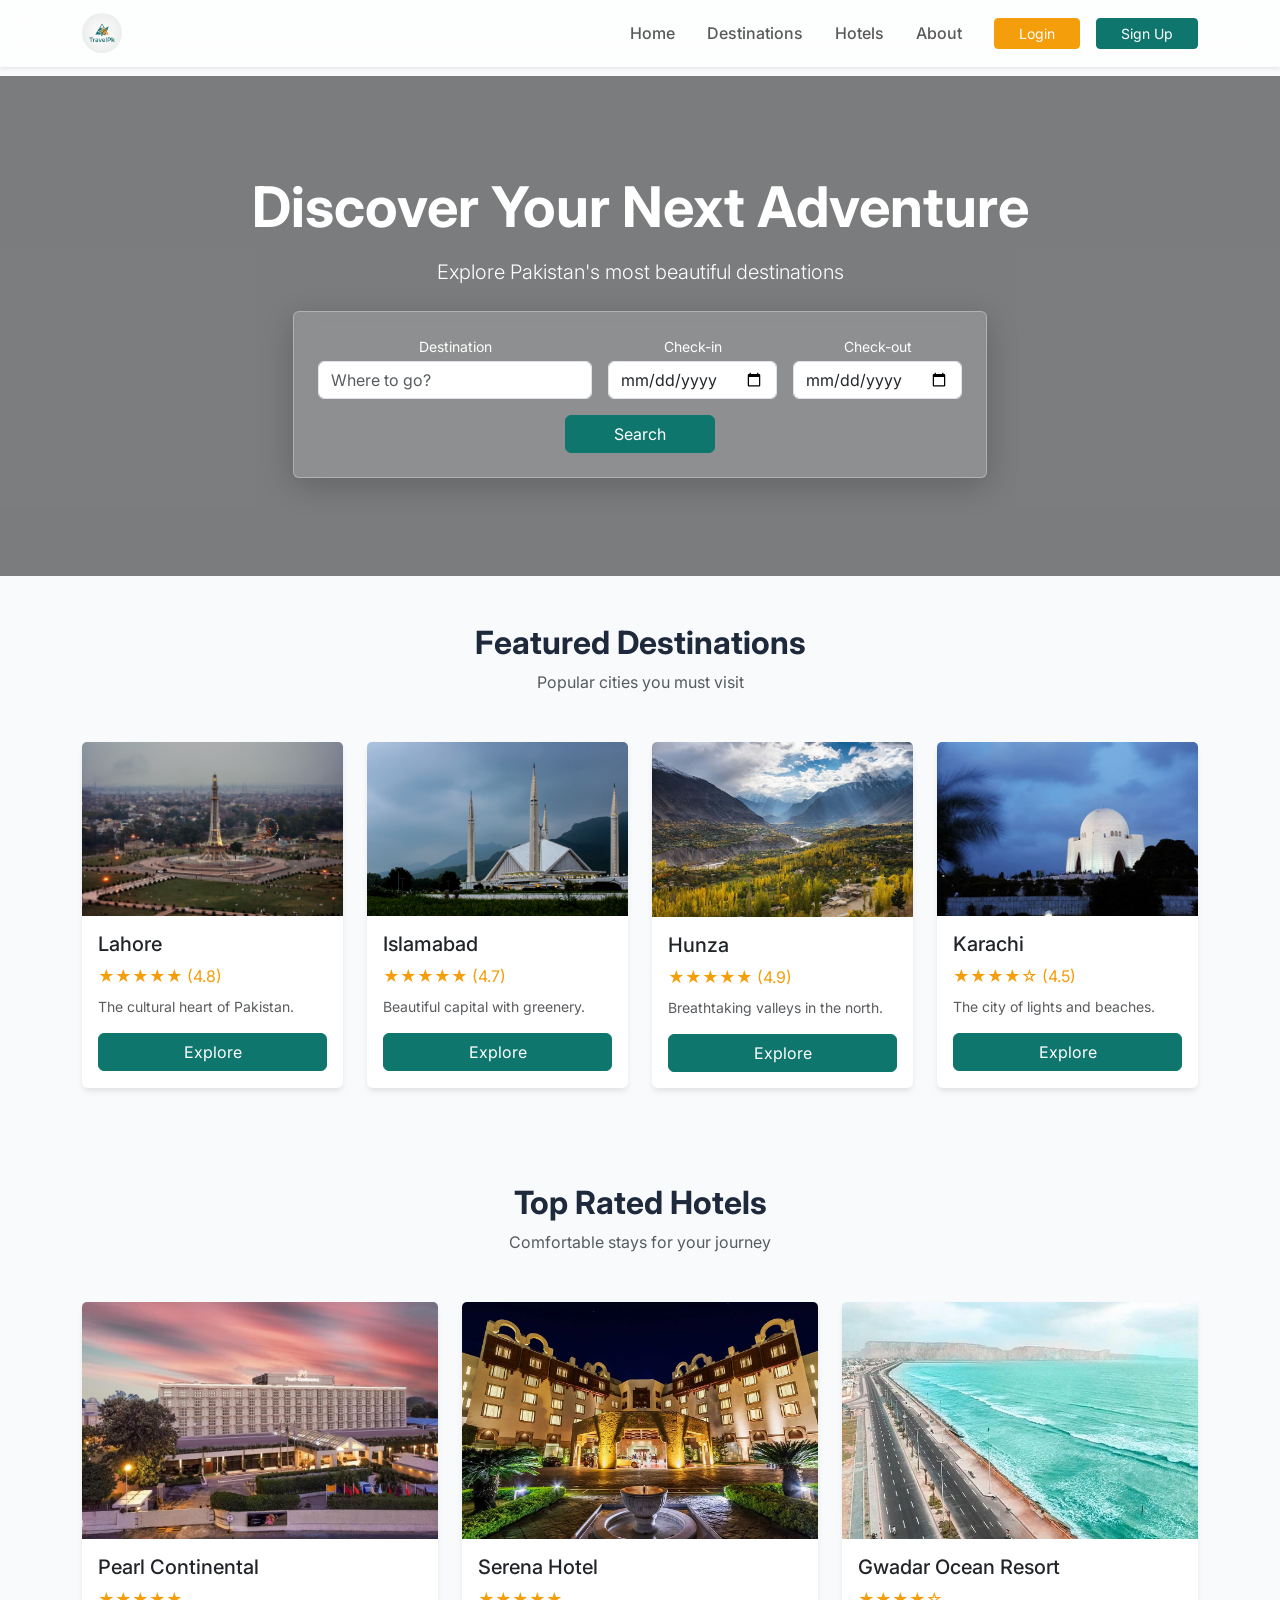
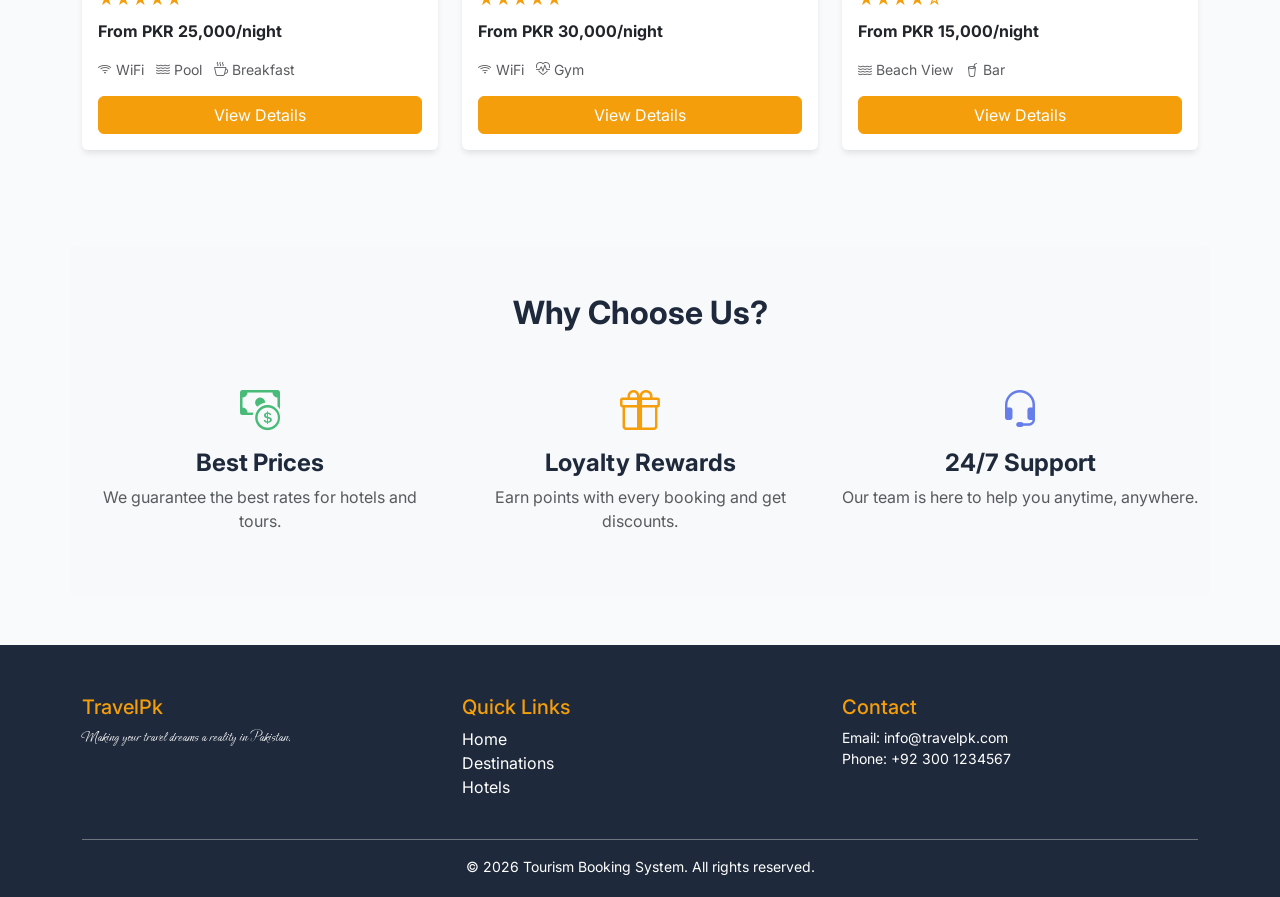
<file: index.html>
<!DOCTYPE html>
<html lang="en">

<head>
    <meta charset="UTF-8">
    <meta name="viewport" content="width=device-width, initial-scale=1.0">
    <meta name="theme-color" content="#F59E0B">
    <title>Tourism Booking System - Discover Pakistan</title>
    <link href="https://fonts.googleapis.com/css2?family=Inter:wght@400;500;600;700&display=swap" rel="stylesheet">
    <link rel="preconnect" href="https://fonts.googleapis.com">
    <link rel="preconnect" href="https://fonts.gstatic.com" crossorigin>
    <link href="https://fonts.googleapis.com/css2?family=Ephesis&display=swap" rel="stylesheet">
    <link href="https://cdn.jsdelivr.net/npm/bootstrap@5.3.3/dist/css/bootstrap.min.css" rel="stylesheet">
    <link rel="stylesheet" href="https://cdn.jsdelivr.net/npm/bootstrap-icons@1.11.3/font/bootstrap-icons.min.css">
    <link rel="stylesheet" href="css/style.css">
    <link rel="stylesheet" href="css/index.css">
    <link rel="icon" href="assets/favicon.png" type="image/png">

</head>

<body>

    <!-- 1. Navbar -->
    <nav class="navbar navbar-expand-lg bg-white fixed-top shadow-sm">
        <div class="container">
            <a class="navbar-brand" href="index.html">
                <img src="assets/logo.png" alt="TravelPk Logo">
            </a>
            <button class="navbar-toggler" type="button" data-bs-toggle="collapse" data-bs-target="#navbarNav"
                aria-controls="navbarNav" aria-expanded="false" aria-label="Toggle navigation">
                <div class="animated-icon"><span></span><span></span><span></span></div>
            </button>

            <div class="collapse navbar-collapse" id="navbarNav">
                <ul class="navbar-nav ms-auto gap-3 align-items-center">
                    <li class="nav-item"><a class="nav-link fw-medium" href="index.html">Home</a></li>
                    <li class="nav-item"><a class="nav-link fw-medium" href="cities.html">Destinations</a></li>
                    <li class="nav-item"><a class="nav-link fw-medium" href="hotels.html">Hotels</a></li>
                    <li class="nav-item"><a class="nav-link fw-medium" href="about.html">About</a></li>
                    <li class="nav-item ms-lg-2" id="authButtons">
                        <a href="login.html" class="btn btn-secondary btn-sm px-4">Login</a>
                    </li>
                    <li class="nav-item" id="authButtons2">
                        <a href="signup.html" class="btn btn-primary btn-sm px-4">Sign Up</a>
                    </li>
                </ul>
            </div>
        </div>
    </nav>
    <div class="page-content">
        <!-- 2. Hero Section -->
        <header class="hero d-flex flex-column justify-content-center align-items-center text-center text-white">
            <!-- Video Background -->
            <video autoplay muted loop playsinline class="hero-video">
                <source src="assets/bg-vid.mp4" type="video/mp4">
                Your browser does not support the video tag.
            </video>

            <div class="container">
                <h1 class="display-4 fw-bold mb-3">Discover Your Next Adventure</h1>
                <p class="lead mb-4">Explore Pakistan's most beautiful destinations</p>

                <!-- Search Bar -->
                <div class="p-4 rounded d-inline-block"
                    style="background: rgba(255, 255, 255, 0.15); backdrop-filter: blur(10px); -webkit-backdrop-filter: blur(10px); border: 1px solid rgba(255, 255, 255, 0.3); box-shadow: 0 8px 32px rgba(0, 0, 0, 0.2);">
                    <form action="cities.html" method="GET">
                        <div class="d-flex flex-wrap gap-3 justify-content-center mb-3">
                            <div>
                                <label class="form-label small text-white mb-1 d-block">Destination</label>
                                <input type="text" name="destination" class="form-control" placeholder="Where to go?"
                                    style="min-width: 200px;" required>
                            </div>

                            <div>
                                <label class="form-label small text-white mb-1 d-block">Check-in</label>
                                <input type="date" name="checkin" class="form-control" style="min-width: 150px;"
                                    required>
                            </div>

                            <div>
                                <label class="form-label small text-white mb-1 d-block">Check-out</label>
                                <input type="date" name="checkout" class="form-control" style="min-width: 150px;"
                                    required>
                            </div>
                        </div>

                        <div class="text-center">
                            <button type="submit" class="btn btn-primary px-5">Search</button>
                        </div>
                    </form>
                </div>
            </div>
        </header>

        <!-- 3. Featured Destinations -->
        <section class="container py-5">
            <div class="text-center mb-5 ">
                <h2 class="fw-bold">Featured Destinations</h2>
                <p class="text-muted">Popular cities you must visit</p>
            </div>

            <div class="row g-4">
                <!-- Card 1 -->
                <div class="col-md-6 col-lg-3">
                    <div class="card h-100">
                        <img src="assets/lahore.jpg" class="card-img-top" alt="Lahore">
                        <div class="card-body">
                            <h5 class="card-title">Lahore</h5>
                            <div class="text-warning mb-2">★★★★★ (4.8)</div>
                            <p class="card-text text-muted small">The cultural heart of Pakistan.</p>
                            <a href="cities.html" class="btn btn-primary w-100">Explore</a>
                        </div>
                    </div>
                </div>
                <!-- Card 2 -->
                <div class="col-md-6 col-lg-3">
                    <div class="card h-100">
                        <img src="assets/islamabad.jpg" class="card-img-top" alt="Islamabad">
                        <div class="card-body">
                            <h5 class="card-title">Islamabad</h5>
                            <div class="text-warning mb-2">★★★★★ (4.7)</div>
                            <p class="card-text text-muted small">Beautiful capital with greenery.</p>
                            <a href="cities.html" class="btn btn-primary w-100">Explore</a>
                        </div>
                    </div>
                </div>
                <!-- Card 3 -->
                <div class="col-md-6 col-lg-3">
                    <div class="card h-100">
                        <img src="assets/hunza.jpg" class="card-img-top" alt="Hunza">
                        <div class="card-body">
                            <h5 class="card-title">Hunza</h5>
                            <div class="text-warning mb-2">★★★★★ (4.9)</div>
                            <p class="card-text text-muted small">Breathtaking valleys in the north.</p>
                            <a href="cities.html" class="btn btn-primary w-100">Explore</a>
                        </div>
                    </div>
                </div>
                <!-- Card 4 -->
                <div class="col-md-6 col-lg-3">
                    <div class="card h-100">
                        <img src="assets/karachi.jpg" class="card-img-top" alt="Karachi">
                        <div class="card-body">
                            <h5 class="card-title">Karachi</h5>
                            <div class="text-warning mb-2">★★★★☆ (4.5)</div>
                            <p class="card-text text-muted small">The city of lights and beaches.</p>
                            <a href="cities.html" class="btn btn-primary w-100">Explore</a>
                        </div>
                    </div>
                </div>
            </div>
        </section>

        <!-- 4. Top Hotels -->
        <section class="container py-5">
            <div class="text-center mb-5">
                <h2 class="fw-bold">Top Rated Hotels</h2>
                <p class="text-muted">Comfortable stays for your journey</p>
            </div>

            <div class="row g-4">
                <!-- Hotel 1 -->
                <div class="col-md-4">
                    <div class="card h-100">
                        <img src="assets/pc.jpg" class="card-img-top" alt="Luxury Hotel">
                        <div class="card-body">
                            <h5 class="card-title">Pearl Continental</h5>
                            <div class="text-warning mb-2">★★★★★</div>
                            <p class="fw-bold">From PKR 25,000/night</p>
                            <div class="mb-3 text-muted small">
                                <span class="me-2"><i class="bi bi-wifi"></i> WiFi</span> <span class="me-2"><i
                                        class="bi bi-water"></i> Pool</span> <span><i class="bi bi-cup-hot"></i>
                                    Breakfast</span>
                            </div>
                            <a href="hotels.html" class="btn btn-secondary w-100">View Details</a>
                        </div>
                    </div>
                </div>
                <!-- Hotel 2 -->
                <div class="col-md-4">
                    <div class="card h-100">
                        <img src="assets/serena.webp" class="card-img-top" alt="Serena">
                        <div class="card-body">
                            <h5 class="card-title">Serena Hotel</h5>
                            <div class="text-warning mb-2">★★★★★</div>
                            <p class="fw-bold">From PKR 30,000/night</p>
                            <div class="mb-3 text-muted small">
                                <span class="me-2"><i class="bi bi-wifi"></i> WiFi</span> <span class="me-2"><i
                                        class="bi bi-heart-pulse"></i> Gym</span>
                            </div>
                            <a href="hotels.html" class="btn btn-secondary w-100">View Details</a>
                        </div>
                    </div>
                </div>
                <!-- Hotel 3 -->
                <div class="col-md-4">
                    <div class="card h-100">
                        <img src="assets/gor.jpeg" class="card-img-top" alt="Gwadar">
                        <div class="card-body">
                            <h5 class="card-title">Gwadar Ocean Resort</h5>
                            <div class="text-warning mb-2">★★★★☆</div>
                            <p class="fw-bold">From PKR 15,000/night</p>
                            <div class="mb-3 text-muted small">
                                <span class="me-2"><i class="bi bi-water"></i> Beach View</span> <span><i
                                        class="bi bi-cup-straw"></i> Bar</span>
                            </div>
                            <a href="hotels.html" class="btn btn-secondary w-100">View Details</a>
                        </div>
                    </div>
                </div>
            </div>
        </section>

        <!-- 5. Why Choose Us -->
        <section class="container py-5 my-5 bg-light rounded hover-shadow">
            <div class="text-center mb-5">
                <h2 class="fw-bold">Why Choose Us?</h2>
            </div>
            <div class="row text-center">
                <div class="col-md-4 mb-4 mb-md-0">
                    <div class="fs-1 mb-2" style="color: #48bb78;"><i class="bi bi-cash-coin"></i></div>
                    <h4 class="fw-bold">Best Prices</h4>
                    <p class="text-muted">We guarantee the best rates for hotels and tours.</p>
                </div>
                <div class="col-md-4 mb-4 mb-md-0">
                    <div class="fs-1 mb-2" style="color: #f59e0b;"><i class="bi bi-gift"></i></div>
                    <h4 class="fw-bold">Loyalty Rewards</h4>
                    <p class="text-muted">Earn points with every booking and get discounts.</p>
                </div>
                <div class="col-md-4">
                    <div class="fs-1 mb-2" style="color: #667eea;"><i class="bi bi-headset"></i></div>
                    <h4 class="fw-bold">24/7 Support</h4>
                    <p class="text-muted">Our team is here to help you anytime, anywhere.</p>
                </div>
            </div>
        </section>

    </div>
    <!-- 6. Footer -->
    <footer>
        <div class="container">
            <div class="row">
                <div class="col-md-4 mb-4">
                    <h5 class="text-warning">TravelPk</h5>
                    <p class="small" style="font-family: 'Ephesis', cursive;">Making your travel dreams a reality in
                        Pakistan.</p>
                </div>
                <div class="col-md-4 mb-4">
                    <h5 class="text-warning">Quick Links</h5>
                    <ul class="list-unstyled">
                        <li><a href="index.html" class="text-white text-decoration-none">Home</a></li>
                        <li><a href="cities.html" class="text-white text-decoration-none">Destinations</a></li>
                        <li><a href="hotels.html" class="text-white text-decoration-none">Hotels</a></li>
                    </ul>
                </div>
                <div class="col-md-4 mb-4">
                    <h5 class="text-warning">Contact</h5>
                    <ul class="list-unstyled small">
                        <li>Email: info@travelpk.com</li>
                        <li>Phone: +92 300 1234567</li>
                    </ul>
                </div>
            </div>
            <div class="text-center border-top border-secondary pt-3 small text-white">
                &copy; 2026 Tourism Booking System. All rights reserved.
            </div>
        </div>
    </footer>

    <script src="https://cdn.jsdelivr.net/npm/bootstrap@5.3.3/dist/js/bootstrap.bundle.min.js"></script>
    <script src="js/auth.js"></script>
    <script src="js/data-init.js"></script>
    <script src="js/script.js"></script>
    <script>
        // Update header based on authentication state
        if (typeof updateHeaderForAuth === 'function') {
            updateHeaderForAuth();
        }
    </script>
</body>

</html>
</file>
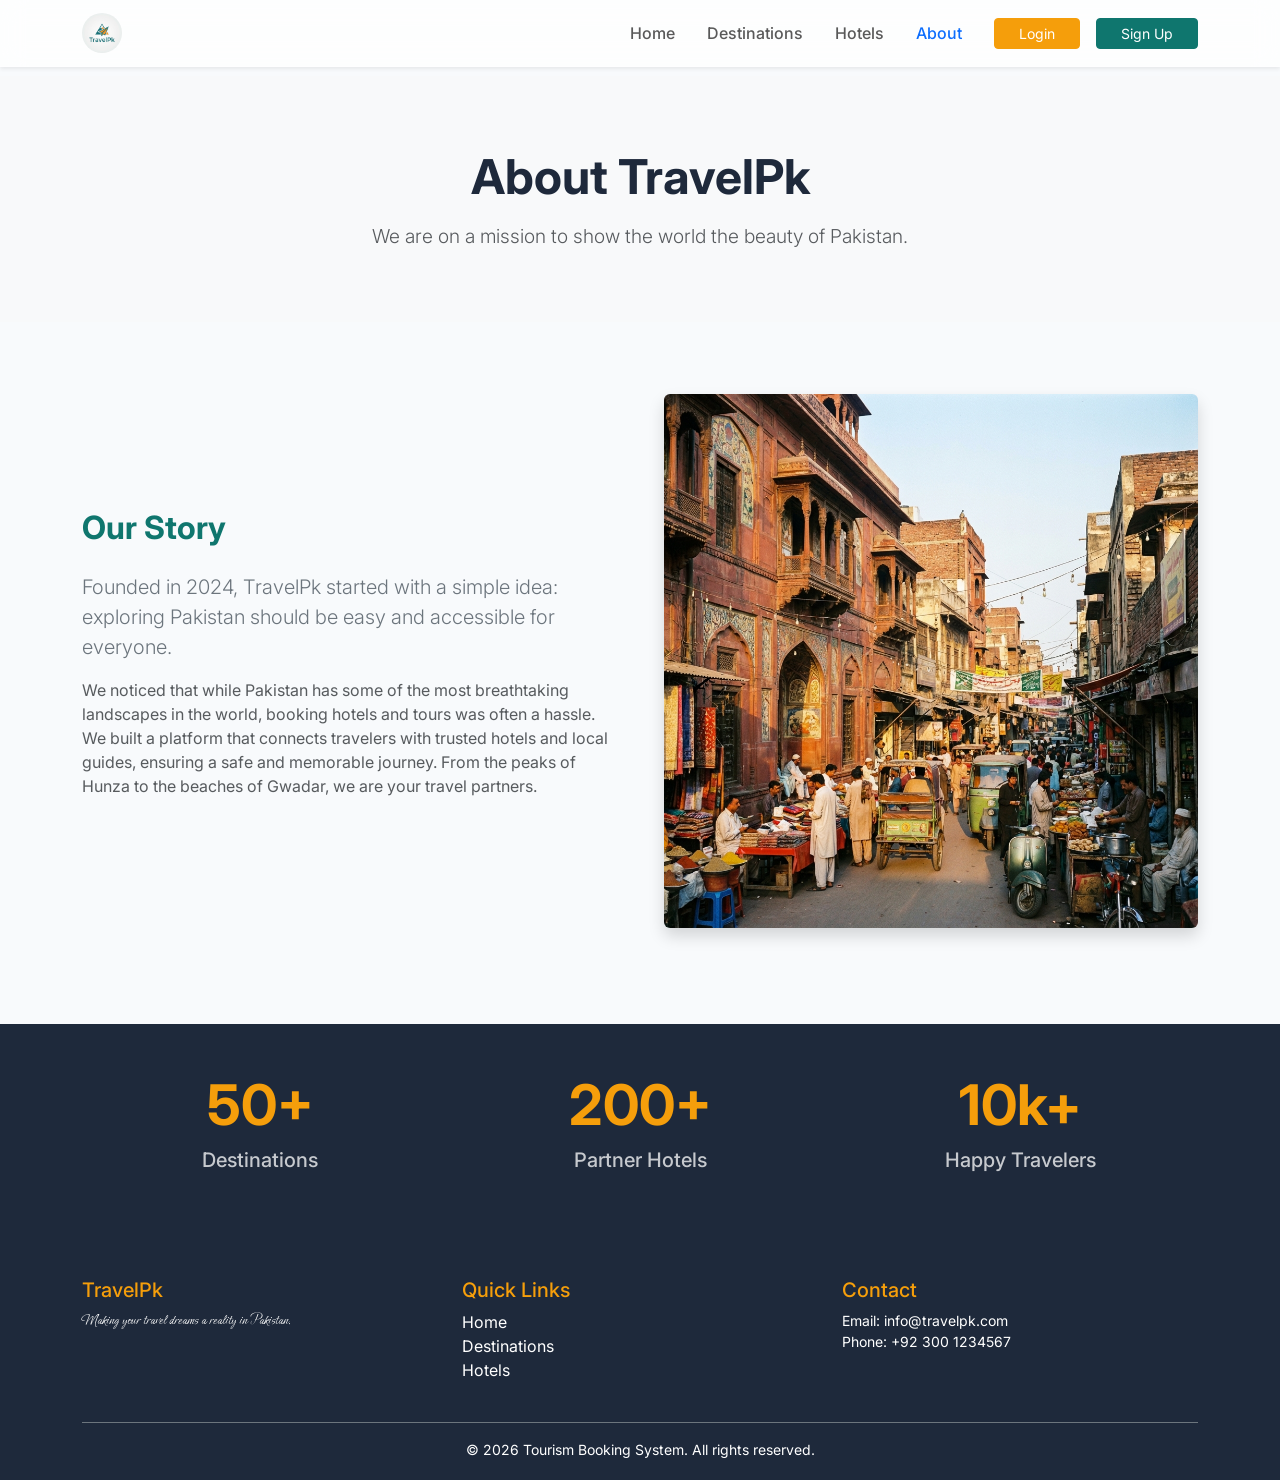
<file: about.html>
<!DOCTYPE html>
<html lang="en">

<head>
    <meta charset="UTF-8">
    <meta name="viewport" content="width=device-width, initial-scale=1.0">
    <title>About Us - TravelPk</title>
    <link href="https://fonts.googleapis.com/css2?family=Inter:wght@400;500;600;700&display=swap" rel="stylesheet">
    <link rel="preconnect" href="https://fonts.googleapis.com">
    <link rel="preconnect" href="https://fonts.gstatic.com" crossorigin>
    <link href="https://fonts.googleapis.com/css2?family=Ephesis&display=swap" rel="stylesheet">
    <link href="https://cdn.jsdelivr.net/npm/bootstrap@5.3.3/dist/css/bootstrap.min.css" rel="stylesheet">
    <link rel="stylesheet" href="css/style.css">
    <link rel="stylesheet" href="css/about.css">
    <link rel="icon" href="assets/favicon.png" type="image/png">
</head>

<body>

    <!-- Navbar -->
    <nav class="navbar navbar-expand-lg bg-white fixed-top shadow-sm">
        <div class="container">
            <a class="navbar-brand" href="index.html">
                <img src="assets/logo.png" alt="TravelPk Logo">
            </a>
            <button class="navbar-toggler" type="button" data-bs-toggle="collapse" data-bs-target="#navbarNav"
                aria-controls="navbarNav" aria-expanded="false" aria-label="Toggle navigation">
                <div class="animated-icon"><span></span><span></span><span></span></div>
            </button>
            <div class="collapse navbar-collapse" id="navbarNav">
                <ul class="navbar-nav ms-auto gap-3 align-items-center">
                    <li class="nav-item"><a class="nav-link fw-medium" href="index.html">Home</a></li>
                    <li class="nav-item"><a class="nav-link fw-medium" href="cities.html">Destinations</a></li>
                    <li class="nav-item"><a class="nav-link fw-medium" href="hotels.html">Hotels</a></li>
                    <li class="nav-item"><a class="nav-link fw-medium active text-primary" href="about.html">About</a>
                    </li>
                    <li class="nav-item ms-lg-2" id="authButtons">
                        <a href="login.html" class="btn btn-secondary btn-sm px-4">Login</a>
                    </li>
                    <li class="nav-item" id="authButtons2">
                        <a href="signup.html" class="btn btn-primary btn-sm px-4">Sign Up</a>
                    </li>
                </ul>
            </div>
        </div>
    </nav>

    <div class="page-content">

        <!-- Header / Hero -->
        <header class="about-header py-5 bg-light text-center">
            <div class="container py-4">
                <h1 class="display-4 fw-bold mb-3">About TravelPk</h1>
                <p class="lead text-muted mx-auto" style="max-width: 600px;">We are on a mission to show the world the
                    beauty of Pakistan.</p>
            </div>
        </header>

        <!-- Our Story Section -->
        <section class="container py-5 mt-4">
            <div class="row align-items-center gx-5">
                <div class="col-lg-6 mb-4 mb-lg-0">
                    <h2 class="fw-bold mb-4" style="color: var(--primary-color);">Our Story</h2>
                    <p class="lead text-secondary">Founded in 2024, TravelPk started with a simple idea: exploring
                        Pakistan
                        should be easy and accessible for everyone.</p>
                    <p class="text-muted">We noticed that while Pakistan has some of the most breathtaking landscapes in
                        the
                        world, booking hotels and tours was often a hassle. We built a platform that connects travelers
                        with
                        trusted hotels and local guides, ensuring a safe and memorable journey. From the peaks of Hunza
                        to
                        the beaches of Gwadar, we are your travel partners.</p>
                </div>
                <div class="col-lg-6">
                    <img src="assets/city.png" alt="Our Story" class="img-fluid rounded shadow w-100">
                </div>
            </div>
        </section>

        <!-- Stats Section -->
        <section class="py-5 text-white mt-5" style="background-color: var(--dark-color);">
            <div class="container">
                <div class="row text-center g-4">
                    <div class="col-md-4">
                        <div class="display-4 fw-bold text-warning mb-2">50+</div>
                        <div class="h5 opacity-75">Destinations</div>
                    </div>
                    <div class="col-md-4">
                        <div class="display-4 fw-bold text-warning mb-2">200+</div>
                        <div class="h5 opacity-75">Partner Hotels</div>
                    </div>
                    <div class="col-md-4">
                        <div class="display-4 fw-bold text-warning mb-2">10k+</div>
                        <div class="h5 opacity-75">Happy Travelers</div>
                    </div>
                </div>
            </div>
        </section>

    </div>

    <!-- Footer -->
    <footer>
        <div class="container">
            <div class="row">
                <div class="col-md-4 mb-4">
                    <h5 class="text-warning">TravelPk</h5>
                    <p class="small" style="font-family: 'Ephesis', cursive;">Making your travel dreams a reality in
                        Pakistan.</p>
                </div>
                <div class="col-md-4 mb-4">
                    <h5 class="text-warning">Quick Links</h5>
                    <ul class="list-unstyled">
                        <li><a href="index.html" class="text-white text-decoration-none">Home</a></li>
                        <li><a href="cities.html" class="text-white text-decoration-none">Destinations</a></li>
                        <li><a href="hotels.html" class="text-white text-decoration-none">Hotels</a></li>
                    </ul>
                </div>
                <div class="col-md-4 mb-4">
                    <h5 class="text-warning">Contact</h5>
                    <ul class="list-unstyled small">
                        <li>Email: info@travelpk.com</li>
                        <li>Phone: +92 300 1234567</li>
                    </ul>
                </div>
            </div>
            <div class="text-center border-top border-secondary pt-3 small text-white">
                &copy; 2026 Tourism Booking System. All rights reserved.
            </div>
        </div>
    </footer>

    <script src="https://cdn.jsdelivr.net/npm/bootstrap@5.3.3/dist/js/bootstrap.bundle.min.js"></script>
    <script src="js/auth.js"></script>
    <script src="js/script.js"></script>
    <script>
        // Update header based on authentication state
        if (typeof updateHeaderForAuth === 'function') {
            updateHeaderForAuth();
        }
    </script>
</body>

</html>
</file>
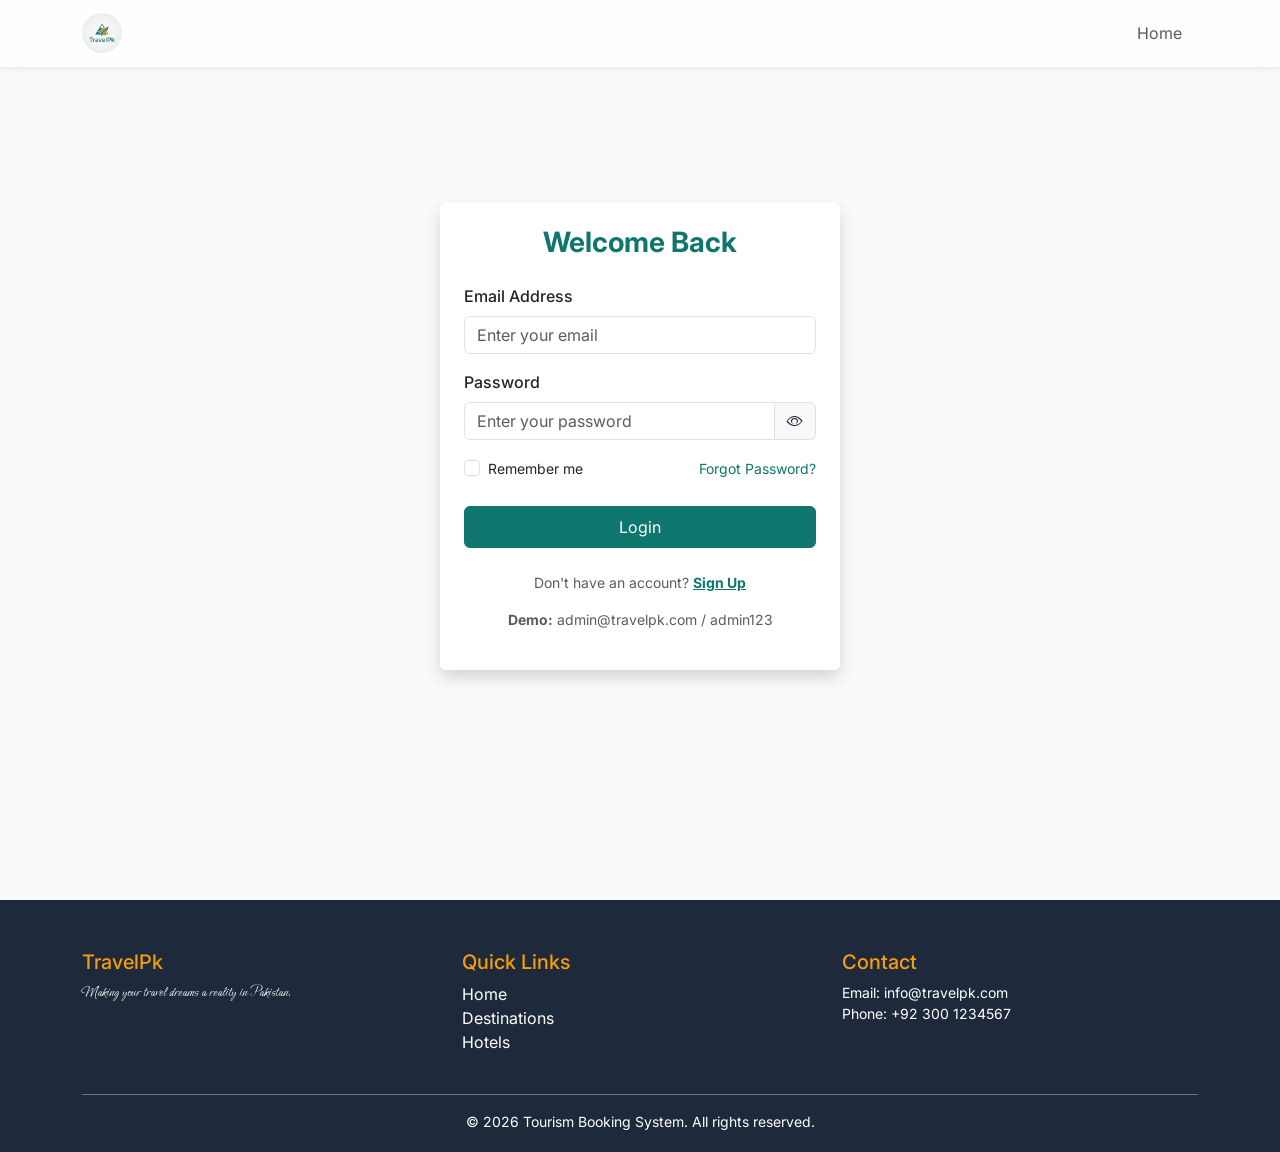
<file: booking.html>
<!DOCTYPE html>
<html lang="en">

<head>
    <meta charset="UTF-8">
    <meta name="viewport" content="width=device-width, initial-scale=1.0">
    <title>Book Your Stay - TravelPk</title>
    <link href="https://fonts.googleapis.com/css2?family=Inter:wght@400;500;600;700&display=swap" rel="stylesheet">
    <link rel="preconnect" href="https://fonts.googleapis.com">
    <link rel="preconnect" href="https://fonts.gstatic.com" crossorigin>
    <link href="https://fonts.googleapis.com/css2?family=Ephesis&display=swap" rel="stylesheet">
    <link href="https://cdn.jsdelivr.net/npm/bootstrap@5.3.3/dist/css/bootstrap.min.css" rel="stylesheet">
    <link rel="stylesheet" href="css/style.css">
    <link rel="stylesheet" href="css/booking.css">
    <link rel="icon" href="assets/favicon.png" type="image/png">
</head>

<body>

    <!-- Navbar -->
    <nav class="navbar navbar-expand-lg bg-white fixed-top shadow-sm">
        <div class="container">
            <a class="navbar-brand" href="index.html">
                <img src="assets/logo.png" alt="TravelPk Logo">
            </a>
            <button class="navbar-toggler" type="button" data-bs-toggle="collapse" data-bs-target="#navbarNav"
                aria-controls="navbarNav" aria-expanded="false" aria-label="Toggle navigation">
                <div class="animated-icon"><span></span><span></span><span></span></div>
            </button>
            <div class="collapse navbar-collapse" id="navbarNav">
                <ul class="navbar-nav ms-auto gap-3 align-items-center">
                    <li class="nav-item"><a class="nav-link fw-medium" href="index.html">Home</a></li>
                    <li class="nav-item"><a class="nav-link fw-medium" href="cities.html">Destinations</a></li>
                    <li class="nav-item"><a class="nav-link fw-medium active text-primary" href="hotels.html">Hotels</a>
                    </li>
                </ul>
            </div>
        </div>
    </nav>
    <div class="page-content">
        <div class="container py-5">
            <h2 class="mb-4">Confirm Your Booking</h2>

            <div class="row g-4">
                <!-- Booking Form -->
                <div class="col-lg-8">
                    <div class="card p-4 shadow-sm border-0 mb-4">
                        <h4 class="mb-3">Booking Details</h4>
                        <form>
                            <div class="row mb-3">
                                <div class="col-md-6">
                                    <label class="form-label fw-bold">Check-in</label>
                                    <input type="date" class="form-control">
                                </div>
                                <div class="col-md-6">
                                    <label class="form-label fw-bold">Check-out</label>
                                    <input type="date" class="form-control">
                                </div>
                            </div>

                            <div class="row mb-3">
                                <div class="col-md-4">
                                    <label class="form-label fw-bold">Adults</label>
                                    <select class="form-select" id="adultsSelect">
                                        <option value="1">1 Adult</option>
                                        <option value="2" selected>2 Adults</option>
                                        <option value="3">3 Adults</option>
                                        <option value="4">4 Adults</option>
                                        <option value="5">5 Adults</option>
                                        <option value="6">6 Adults</option>
                                        <option value="7">7 Adults</option>
                                        <option value="8">8 Adults</option>
                                        <option value="9">9 Adults</option>
                                        <option value="10">10 Adults</option>
                                    </select>
                                </div>
                                <div class="col-md-4">
                                    <label class="form-label fw-bold">Children</label>
                                    <select class="form-select" id="childrenSelect">
                                        <option value="0" selected>0 Children</option>
                                        <option value="1">1 Child</option>
                                        <option value="2">2 Children</option>
                                        <option value="3">3 Children</option>
                                        <option value="4">4 Children</option>
                                        <option value="5">5 Children</option>
                                    </select>
                                </div>
                                <div class="col-md-4">
                                    <label class="form-label fw-bold">Rooms</label>
                                    <select class="form-select" id="roomsSelect">
                                        <option value="1" selected>1 Room</option>
                                        <option value="2">2 Rooms</option>
                                        <option value="3">3 Rooms</option>
                                        <option value="4">4 Rooms</option>
                                        <option value="5">5 Rooms</option>
                                    </select>
                                </div>
                            </div>

                            <hr class="my-4">
                            <h4 class="mb-3">Personal Information</h4>
                            <div class="mb-3">
                                <label class="form-label fw-bold">Full Name</label>
                                <input type="text" class="form-control" id="bookingName" value="">
                            </div>
                            <div class="mb-3">
                                <label class="form-label fw-bold">Email Address</label>
                                <input type="email" class="form-control" id="bookingEmail" value="">
                            </div>
                            <div class="mb-3">
                                <label class="form-label fw-bold">Phone Number</label>
                                <input type="tel" class="form-control" id="bookingPhone" value="">
                            </div>

                            <div class="mb-3">
                                <label class="form-label fw-bold">Special Requests</label>
                                <textarea class="form-control" rows="3"
                                    placeholder="Late check-in, dietary needs, etc."></textarea>
                            </div>

                            <button type="submit" class="btn btn-primary btn-lg w-100">Pay & Confirm</button>
                        </form>
                    </div>
                </div>

                <!-- Price Summary -->
                <div class="col-lg-4">
                    <div class="card p-4 shadow-sm border-0 sticky-top" style="top: 90px;">
                        <h5 class="fw-bold mb-3">Price Summary</h5>
                        <div class="d-flex gap-3 mb-3 align-items-center">
                            <img id="hotelImage" src="assets/hotel.png" class="rounded"
                                style="width: 80px; height: 80px; object-fit: cover;">
                            <div>
                                <h6 id="hotelName" class="mb-1">Pearl Continental</h6>
                                <div id="hotelRating" class="text-warning small">★★★★★</div>
                            </div>
                        </div>

                        <div class="d-flex justify-content-between mb-2 small">
                            <span>1 Room, 2 Nights</span>
                            <span>PKR 50,000</span>
                        </div>
                        <div class="d-flex justify-content-between mb-2 small text-muted">
                            <span>Taxes & Fees</span>
                            <span>PKR 5,000</span>
                        </div>
                        <div class="d-flex justify-content-between mb-2 small text-muted">
                            <span>Discount</span>
                            <span>- PKR 0</span>
                        </div>

                        <hr>

                        <div class="d-flex justify-content-between mb-4">
                            <span class="fw-bold">Total</span>
                            <span class="fw-bold fs-5" style="color: var(--primary-color);">PKR 55,000</span>
                        </div>

                        <div class="alert alert-info small mb-0">
                            Free cancellation until 24 hours before check-in.
                        </div>
                    </div>
                </div>
            </div>
        </div>
    </div>


    <!-- Footer -->
    <footer>
        <div class="container">
            <div class="row">
                <div class="col-md-4 mb-4">
                    <h5 class="text-warning">TravelPk</h5>
                    <p class="small" style="font-family: 'Ephesis', cursive;">Making your travel dreams a reality in
                        Pakistan.</p>
                </div>
                <div class="col-md-4 mb-4">
                    <h5 class="text-warning">Quick Links</h5>
                    <ul class="list-unstyled">
                        <li><a href="index.html" class="text-white text-decoration-none">Home</a></li>
                        <li><a href="cities.html" class="text-white text-decoration-none">Destinations</a></li>
                        <li><a href="hotels.html" class="text-white text-decoration-none">Hotels</a></li>
                    </ul>
                </div>
                <div class="col-md-4 mb-4">
                    <h5 class="text-warning">Contact</h5>
                    <ul class="list-unstyled small">
                        <li>Email: info@travelpk.com</li>
                        <li>Phone: +92 300 1234567</li>
                    </ul>
                </div>
            </div>
            <div class="text-center border-top border-secondary pt-3 small text-white">
                &copy; 2026 Tourism Booking System. All rights reserved.
            </div>
        </div>
    </footer>

    <script src="https://cdn.jsdelivr.net/npm/bootstrap@5.3.3/dist/js/bootstrap.bundle.min.js"></script>
    <script src="js/auth.js"></script>
    <script src="js/data-init.js"></script>
    <script>
        // Load user data if logged in
        const currentUser = getCurrentUser();
        if (currentUser) {
            const nameInput = document.getElementById('bookingName');
            const emailInput = document.getElementById('bookingEmail');
            const phoneInput = document.getElementById('bookingPhone');

            if (nameInput) nameInput.value = currentUser.name || '';
            if (emailInput) emailInput.value = currentUser.email || '';
            if (phoneInput) phoneInput.value = currentUser.phone || '';
        }
    </script>
    <script src="js/booking.js"></script>
    <script src="js/script.js"></script>
</body>

</html>
</file>
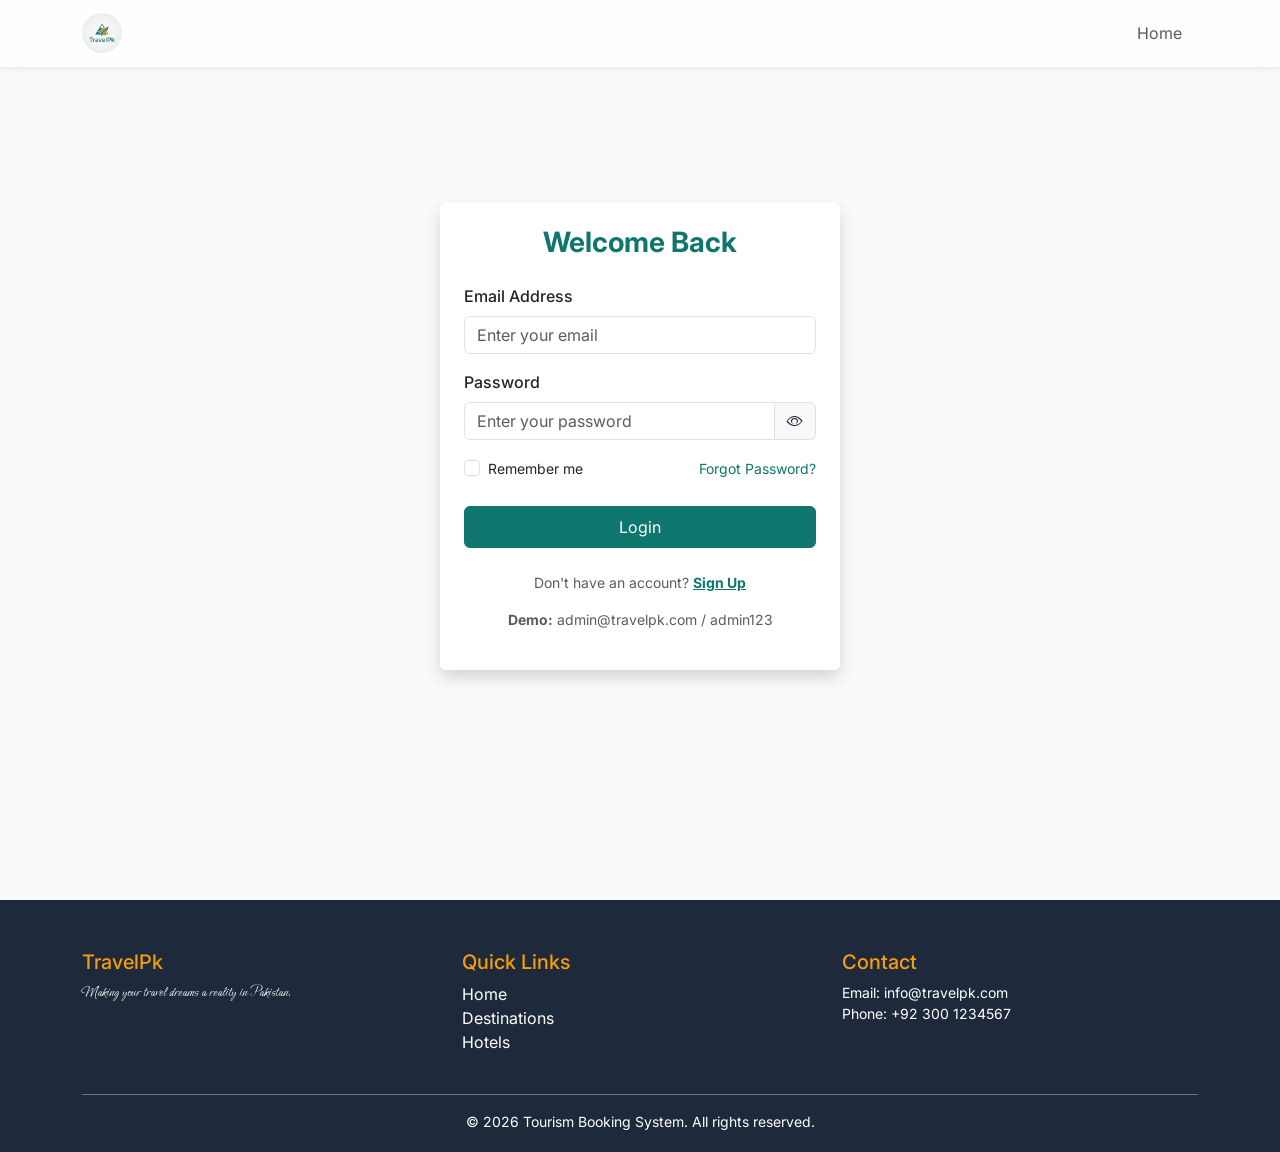
<file: dashboard.html>
<!DOCTYPE html>
<html lang="en">

<head>
    <meta charset="UTF-8">
    <meta name="viewport" content="width=device-width, initial-scale=1.0">
    <title>Dashboard - TravelPk</title>
    <link href="https://fonts.googleapis.com/css2?family=Inter:wght@400;500;600;700&display=swap" rel="stylesheet">
    <link rel="preconnect" href="https://fonts.googleapis.com">
    <link rel="preconnect" href="https://fonts.gstatic.com" crossorigin>
    <link href="https://fonts.googleapis.com/css2?family=Ephesis&display=swap" rel="stylesheet">
    <link href="https://cdn.jsdelivr.net/npm/bootstrap@5.3.3/dist/css/bootstrap.min.css" rel="stylesheet">
    <link rel="stylesheet" href="https://cdn.jsdelivr.net/npm/bootstrap-icons@1.11.3/font/bootstrap-icons.min.css">
    <link rel="stylesheet" href="css/style.css">
    <link rel="stylesheet" href="css/dashboard.css">
    <link rel="icon" href="assets/favicon.png" type="image/png">
</head>

<body class="bg-light">

    <!-- Navbar -->
    <nav class="navbar navbar-expand-lg bg-white fixed-top shadow-sm">
        <div class="container">
            <a class="navbar-brand" href="index.html">
                <img src="assets/logo.png" alt="TravelPk Logo">
            </a>
            <button class="navbar-toggler" type="button" data-bs-toggle="collapse" data-bs-target="#navbarNav"
                aria-controls="navbarNav" aria-expanded="false" aria-label="Toggle navigation">
                <div class="animated-icon"><span></span><span></span><span></span></div>
            </button>
            <div class="collapse navbar-collapse" id="navbarNav">
                <ul class="navbar-nav ms-auto gap-3 align-items-center">
                    <li class="nav-item"><a class="nav-link fw-medium" href="index.html">Home</a></li>
                    <li class="nav-item"><a class="nav-link fw-medium" href="cities.html">Destinations</a></li>
                    <li class="nav-item">
                        <span class="badge bg-secondary rounded-pill">ABC XYZ</span>
                    </li>
                </ul>
            </div>
        </div>
    </nav>
    <div class="page-content">
        <div class="container py-4">
            <div class="row g-4">
                <!-- Sidebar -->
                <div class="col-lg-3">
                    <div class="card border-0 shadow-sm">
                        <div class="card-body p-0">
                            <div class="list-group list-group-flush rounded-3">
                                <a href="dashboard.html"
                                    class="list-group-item list-group-item-action active border-0 fw-medium"
                                    style="background-color: var(--primary-color);">
                                    <i class="bi bi-speedometer2"></i> Dashboard
                                </a>
                                <a href="profile.html"
                                    class="list-group-item list-group-item-action border-0 fw-medium">
                                    <i class="bi bi-person"></i> My Profile
                                </a>
                                <a href="#" id="logoutBtn"
                                    class="list-group-item list-group-item-action border-0 fw-medium text-danger">
                                    <i class="bi bi-box-arrow-right"></i> Logout
                                </a>
                            </div>
                        </div>
                    </div>
                </div>

                <!-- Main Content -->
                <div class="col-lg-9">
                    <h3 class="mb-4">Welcome back, ABC! 👋</h3>

                    <!-- Stats Grid -->
                    <div class="row g-3 mb-4">
                        <div class="col-md-3 col-6">
                            <div class="card border-0 shadow-sm text-center py-3">
                                <div class="display-6 fw-bold" style="color: var(--primary-color);">4</div>
                                <div class="small text-muted fw-bold">Total Bookings</div>
                            </div>
                        </div>
                        <div class="col-md-3 col-6">
                            <div class="card border-0 shadow-sm text-center py-3">
                                <div class="display-6 fw-bold text-success">1</div>
                                <div class="small text-muted fw-bold">Active Trips</div>
                            </div>
                        </div>
                        <div class="col-md-3 col-6">
                            <div class="card border-0 shadow-sm text-center py-3">
                                <div class="display-6 fw-bold text-warning">450</div>
                                <div class="small text-muted fw-bold">Loyalty Points</div>
                            </div>
                        </div>
                        <div class="col-md-3 col-6">
                            <div class="card border-0 shadow-sm text-center py-3">
                                <div class="fs-4 fw-bold text-primary">5k</div>
                                <div class="small text-muted fw-bold">Money Saved</div>
                            </div>
                        </div>
                    </div>

                    <!-- Active Booking -->
                    <h5 class="mb-3 fw-bold">Active Booking</h5>
                    <div id="activeBookingContainer">
                        <!-- Bookings will be loaded dynamically -->
                    </div>

                    <!-- All Bookings -->
                    <h5 class="mb-3 fw-bold mt-4">My Bookings</h5>
                    <div id="allBookingsContainer">
                        <!-- All bookings will be loaded dynamically -->
                    </div>

                    <!-- Quick Actions -->
                    <h5 class="mb-3 fw-bold">Quick Actions</h5>
                    <div class="row g-3">
                        <div class="col-md-6">
                            <a href="cities.html"
                                class="card card-body text-center border-0 shadow-sm text-decoration-none">
                                <div class="fs-1 mb-2"><i class="bi bi-globe-americas"></i></div>
                                <h6 class="fw-bold text-dark">Explore Destinations</h6>
                            </a>
                        </div>
                        <div class="col-md-6">
                            <a href="profile.html"
                                class="card card-body text-center border-0 shadow-sm text-decoration-none">
                                <div class="fs-1 mb-2"><i class="bi bi-gear"></i></div>
                                <h6 class="fw-bold text-dark">Account Settings</h6>
                            </a>
                        </div>
                    </div>
                </div>
            </div>
        </div>
    </div>


    <footer>
        <div class="container">
            <div class="row">
                <div class="col-md-4 mb-4">
                    <h5 class="text-warning">TravelPk</h5>
                    <p class="small" style="font-family: 'Ephesis', cursive;">Making your travel dreams a reality in
                        Pakistan.</p>
                </div>
                <div class="col-md-4 mb-4">
                    <h5 class="text-warning">Quick Links</h5>
                    <ul class="list-unstyled">
                        <li><a href="index.html" class="text-white text-decoration-none">Home</a></li>
                        <li><a href="cities.html" class="text-white text-decoration-none">Destinations</a></li>
                        <li><a href="hotels.html" class="text-white text-decoration-none">Hotels</a></li>
                    </ul>
                </div>
                <div class="col-md-4 mb-4">
                    <h5 class="text-warning">Contact</h5>
                    <ul class="list-unstyled small">
                        <li>Email: info@travelpk.com</li>
                        <li>Phone: +92 300 1234567</li>
                    </ul>
                </div>
            </div>
            <div class="text-center border-top border-secondary pt-3 small text-white">
                &copy; 2026 Tourism Booking System. All rights reserved.
            </div>
        </div>
    </footer>

    <script src="https://cdn.jsdelivr.net/npm/bootstrap@5.3.3/dist/js/bootstrap.bundle.min.js"></script>
    <script src="js/auth.js"></script>
    <script src="js/data-init.js"></script>
    <script>
        // Require authentication for user dashboard
        if (!requireAuth()) {
            // Redirect will happen in requireAuth
        }

        // Update user name in navbar
        const currentUser = getCurrentUser();
        if (currentUser) {
            const userNameBadge = document.querySelector('.badge.bg-secondary');
            if (userNameBadge) {
                userNameBadge.textContent = currentUser.name;
            }

            // Update welcome message
            const welcomeMsg = document.querySelector('h3.mb-4');
            if (welcomeMsg) {
                const firstName = currentUser.name.split(' ')[0];
                welcomeMsg.textContent = `Welcome back, ${firstName}! 👋`;
            }
        }


        // Handle logout
        const logoutBtn = document.getElementById('logoutBtn');
        if (logoutBtn) {
            logoutBtn.addEventListener('click', function (e) {
                e.preventDefault();
                logout();
            });
        }
    </script>
    <script src="js/dashboard.js"></script>
    <script src="js/script.js"></script>
</body>

</html>
</file>
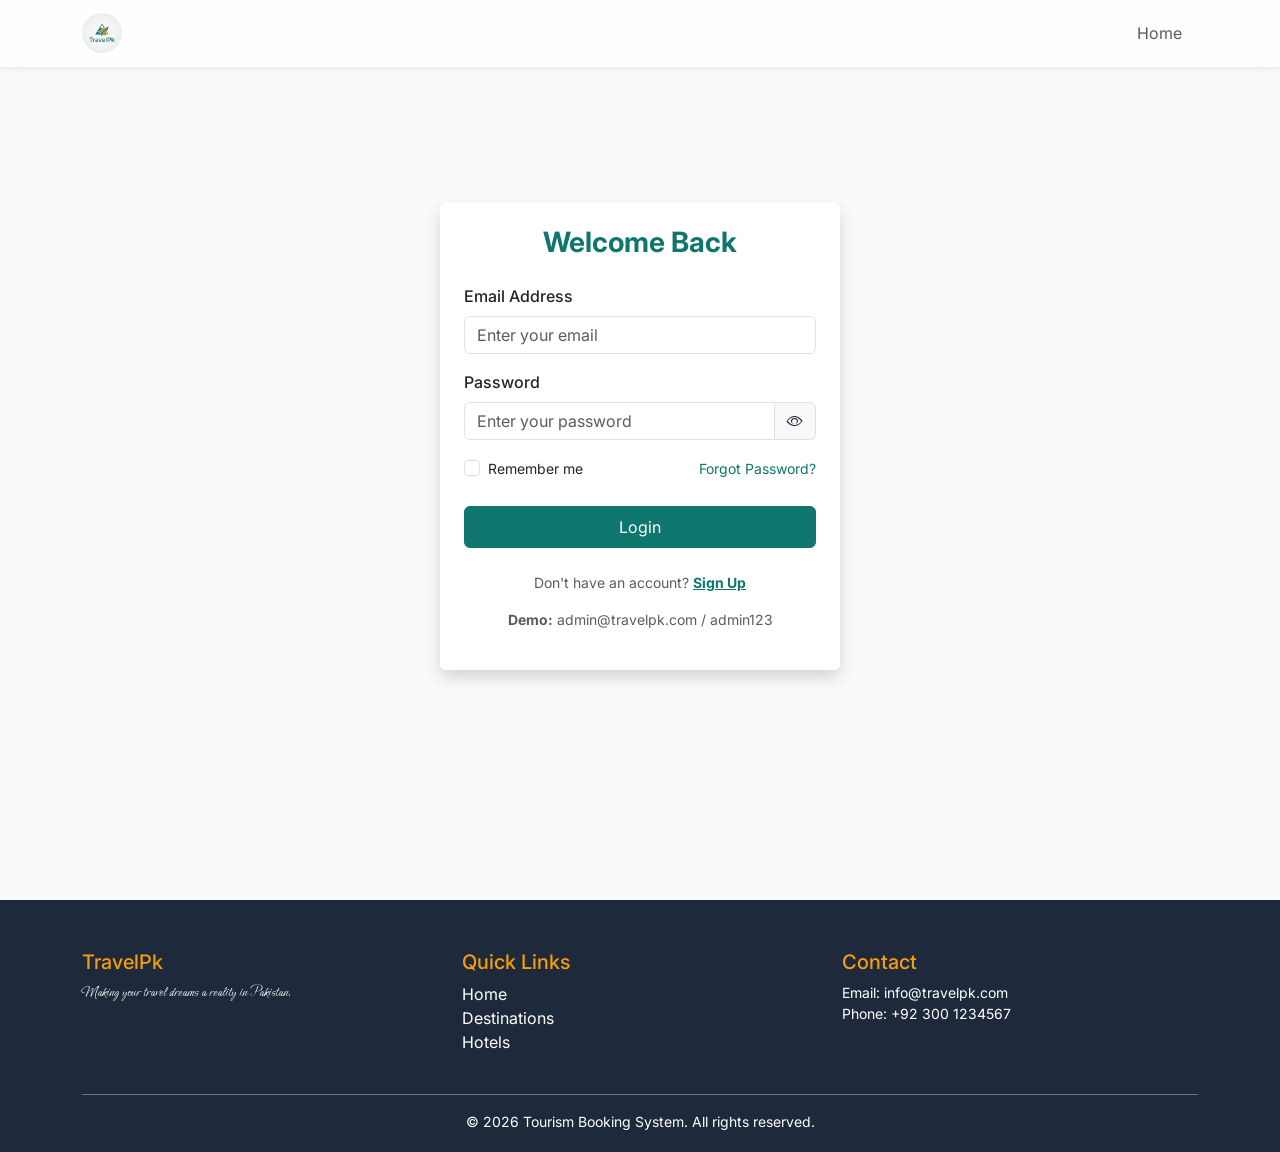
<file: login.html>
<!DOCTYPE html>
<html lang="en">

<head>
    <meta charset="UTF-8">
    <meta name="viewport" content="width=device-width, initial-scale=1.0">
    <title>Login - TravelPk</title>
    <link href="https://fonts.googleapis.com/css2?family=Inter:wght@400;500;600;700&display=swap" rel="stylesheet">
    <link rel="preconnect" href="https://fonts.googleapis.com">
    <link rel="preconnect" href="https://fonts.gstatic.com" crossorigin>
    <link href="https://fonts.googleapis.com/css2?family=Ephesis&display=swap" rel="stylesheet">
    <link href="https://cdn.jsdelivr.net/npm/bootstrap@5.3.3/dist/css/bootstrap.min.css" rel="stylesheet">
    <link rel="stylesheet" href="https://cdn.jsdelivr.net/npm/bootstrap-icons@1.11.3/font/bootstrap-icons.min.css">
    <link rel="stylesheet" href="css/style.css">
    <link rel="icon" href="assets/favicon.png" type="image/png">
</head>

<body class="bg-light">

    <!-- Navbar -->
    <nav class="navbar navbar-expand-lg bg-white fixed-top shadow-sm">
        <div class="container">
            <a class="navbar-brand" href="index.html">
                <img src="assets/logo.png" alt="TravelPk Logo">
            </a>
            <button class="navbar-toggler" type="button" data-bs-toggle="collapse" data-bs-target="#navbarNav"
                aria-controls="navbarNav" aria-expanded="false" aria-label="Toggle navigation">
                <div class="animated-icon"><span></span><span></span><span></span></div>
            </button>
            <div class="collapse navbar-collapse" id="navbarNav">
                <div class="ms-auto">
                    <a href="index.html" class="text-decoration-none text-muted me-3">Home</a>
                </div>
            </div>
        </div>
    </nav>
    <div class="page-content">
        <div class="container d-flex justify-content-center align-items-center" style="min-height: 80vh;">
            <div class="card shadow border-0" style="max-width: 400px; width: 100%;">
                <div class="card-body p-4">
                    <h3 class="text-center fw-bold mb-4" style="color: var(--primary-color);">Welcome Back</h3>
                    <div id="loginError" class="alert alert-danger d-none" role="alert"></div>
                    <form id="loginForm">
                        <div class="mb-3">
                            <label class="form-label fw-medium">Email Address</label>
                            <input type="email" class="form-control" id="loginEmail" placeholder="Enter your email"
                                required>
                        </div>
                        <div class="mb-3">
                            <label class="form-label fw-medium">Password</label>
                            <div class="input-group">
                                <input type="password" class="form-control" id="loginPassword"
                                    placeholder="Enter your password" required>
                                <span class="input-group-text cursor-pointer"
                                    onclick="togglePassword('loginPassword', this)">
                                    <i class="bi bi-eye"></i>
                                </span>
                            </div>
                        </div>

                        <div class="d-flex justify-content-between align-items-center mb-4">
                            <div class="form-check">
                                <input type="checkbox" class="form-check-input" id="remember">
                                <label class="form-check-label small" for="remember">Remember me</label>
                            </div>
                            <a href="#" class="text-decoration-none small" style="color: var(--primary-color);">Forgot
                                Password?</a>
                        </div>

                        <button type="submit" class="btn btn-primary w-100 py-2">Login</button>
                        <p class="text-center mt-4 small text-muted">
                            Don't have an account? <a href="signup.html" class="fw-bold"
                                style="color: var(--primary-color);">Sign Up</a>
                        </p>
                        <p class="text-center mt-2 small text-muted">
                            <strong>Demo:</strong> admin@travelpk.com / admin123
                        </p>
                    </form>
                </div>
            </div>
        </div>
    </div>



    <!-- Footer -->
    <footer>
        <div class="container">
            <div class="row">
                <div class="col-md-4 mb-4">
                    <h5 class="text-warning">TravelPk</h5>
                    <p class="small" style="font-family: 'Ephesis', cursive;">Making your travel dreams a reality in
                        Pakistan.</p>
                </div>
                <div class="col-md-4 mb-4">
                    <h5 class="text-warning">Quick Links</h5>
                    <ul class="list-unstyled">
                        <li><a href="index.html" class="text-white text-decoration-none">Home</a></li>
                        <li><a href="cities.html" class="text-white text-decoration-none">Destinations</a></li>
                        <li><a href="hotels.html" class="text-white text-decoration-none">Hotels</a></li>
                    </ul>
                </div>
                <div class="col-md-4 mb-4">
                    <h5 class="text-warning">Contact</h5>
                    <ul class="list-unstyled small">
                        <li>Email: info@travelpk.com</li>
                        <li>Phone: +92 300 1234567</li>
                    </ul>
                </div>
            </div>
            <div class="text-center border-top border-secondary pt-3 small text-white">
                &copy; 2026 Tourism Booking System. All rights reserved.
            </div>
        </div>
    </footer>

    <script src="https://cdn.jsdelivr.net/npm/bootstrap@5.3.3/dist/js/bootstrap.bundle.min.js"></script>
    <script src="js/auth.js"></script>
    <script src="js/script.js"></script>
    <script>
        // Toggle password visibility
        function togglePassword(inputId, iconSpan) {
            const input = document.getElementById(inputId);
            const icon = iconSpan.querySelector('i');
            if (input.type === 'password') {
                input.type = 'text';
                icon.classList.remove('bi-eye');
                icon.classList.add('bi-eye-slash');
            } else {
                input.type = 'password';
                icon.classList.remove('bi-eye-slash');
                icon.classList.add('bi-eye');
            }
        }

        // Check if already logged in
        if (isLoggedIn()) {
            const user = getCurrentUser();
            window.location.href = user.role === 'admin' ? 'admin/dashboard.html' : 'dashboard.html';
        }

        // Handle login form submission
        document.getElementById('loginForm').addEventListener('submit', function (e) {
            e.preventDefault();
            const email = document.getElementById('loginEmail').value;
            const password = document.getElementById('loginPassword').value;
            const errorDiv = document.getElementById('loginError');

            const result = login(email, password);

            if (result.success) {
                // Redirect based on user role
                if (result.user.role === 'admin') {
                    window.location.href = 'admin/dashboard.html';
                } else {
                    window.location.href = 'dashboard.html';
                }
            } else {
                errorDiv.textContent = result.message || 'Invalid email or password';
                errorDiv.classList.remove('d-none');
            }
        });
    </script>
</body>

</html>
</file>
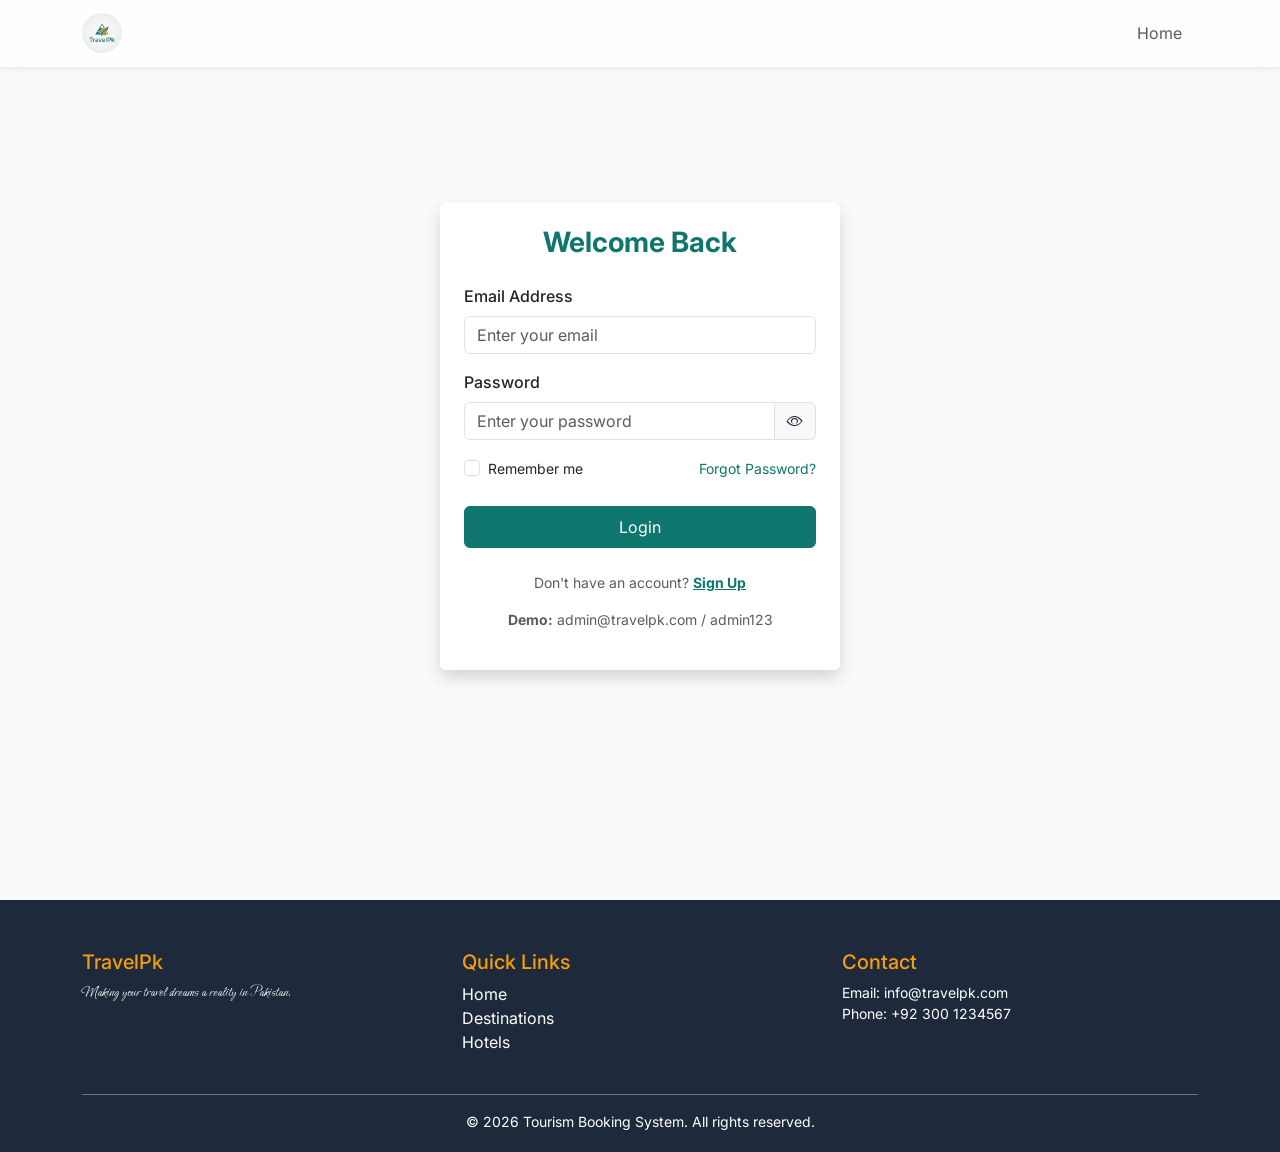
<file: profile.html>
<!DOCTYPE html>
<html lang="en">

<head>
    <meta charset="UTF-8">
    <meta name="viewport" content="width=device-width, initial-scale=1.0">
    <title>Profile - TravelPk</title>
    <link href="https://fonts.googleapis.com/css2?family=Inter:wght@400;500;600;700&display=swap" rel="stylesheet">
    <link rel="preconnect" href="https://fonts.googleapis.com">
    <link rel="preconnect" href="https://fonts.gstatic.com" crossorigin>
    <link href="https://fonts.googleapis.com/css2?family=Ephesis&display=swap" rel="stylesheet">
    <link href="https://cdn.jsdelivr.net/npm/bootstrap@5.3.3/dist/css/bootstrap.min.css" rel="stylesheet">
    <link rel="stylesheet" href="https://cdn.jsdelivr.net/npm/bootstrap-icons@1.11.3/font/bootstrap-icons.min.css">
    <link rel="stylesheet" href="css/style.css">
    <link rel="icon" href="assets/favicon.png" type="image/png">
</head>

<body class="bg-light">

    <!-- Navbar -->
    <nav class="navbar navbar-expand-lg bg-white fixed-top shadow-sm">
        <div class="container">
            <a class="navbar-brand" href="index.html">
                <img src="assets/logo.png" alt="TravelPk Logo">
            </a>
            <button class="navbar-toggler" type="button" data-bs-toggle="collapse" data-bs-target="#navbarNav"
                aria-controls="navbarNav" aria-expanded="false" aria-label="Toggle navigation">
                <div class="animated-icon"><span></span><span></span><span></span></div>
            </button>
            <div class="collapse navbar-collapse" id="navbarNav">
                <ul class="navbar-nav ms-auto gap-3 align-items-center">
                    <li class="nav-item"><a class="nav-link fw-medium" href="index.html">Home</a></li>
                    <li class="nav-item"><a class="nav-link fw-medium" href="cities.html">Destinations</a></li>
                    <li class="nav-item">
                        <span class="badge bg-secondary rounded-pill" id="profileNavName">HOZI</span>
                    </li>
                </ul>
            </div>
        </div>
    </nav>
    <div class="page-content">
        <div class="container py-4">
            <div class="row g-4">
                <!-- Sidebar -->
                <div class="col-lg-3">
                    <div class="card border-0 shadow-sm">
                        <div class="card-body p-0">
                            <div class="list-group list-group-flush rounded-3">
                                <a href="dashboard.html"
                                    class="list-group-item list-group-item-action border-0 fw-medium">
                                    <i class="bi bi-speedometer2"></i> Dashboard
                                </a>
                                <a href="profile.html"
                                    class="list-group-item list-group-item-action active border-0 fw-medium"
                                    style="background-color: var(--primary-color);">
                                    <i class="bi bi-person"></i> My Profile
                                </a>
                                <a href="#" id="logoutBtn"
                                    class="list-group-item list-group-item-action border-0 fw-medium text-danger">
                                    <i class="bi bi-box-arrow-right"></i> Logout
                                </a>
                            </div>
                        </div>
                    </div>
                </div>

                <!-- Main Content -->
                <div class="col-lg-9">
                    <div class="card border-0 shadow-sm mb-4">
                        <div class="card-header bg-white py-3">
                            <h5 class="mb-0 fw-bold">Personal Information</h5>
                        </div>
                        <div class="card-body p-4">
                            <form>
                                <div class="row g-3">
                                    <div class="col-md-6">
                                        <label class="form-label fw-medium">Full Name</label>
                                        <input type="text" class="form-control" id="profileName" value="">
                                    </div>
                                    <div class="col-md-6">
                                        <label class="form-label fw-medium">Email</label>
                                        <input type="email" class="form-control" id="profileEmail" value="" disabled>
                                    </div>
                                    <div class="col-md-6">
                                        <label class="form-label fw-medium">Phone</label>
                                        <input type="tel" class="form-control" id="profilePhone" value="">
                                    </div>
                                    <div class="col-md-6">
                                        <label class="form-label fw-medium">Address</label>
                                        <input type="text" class="form-control" id="profileAddress" value="">
                                    </div>
                                </div>
                                <div class="mt-4 text-end">
                                    <button class="btn btn-primary">Save Changes</button>
                                </div>
                            </form>
                        </div>
                    </div>

                    <div class="card border-0 shadow-sm">
                        <div class="card-header bg-white py-3">
                            <h5 class="mb-0 fw-bold">Change Password</h5>
                        </div>
                        <div class="card-body p-4">
                            <form>
                                <div class="row g-3">
                                    <div class="col-md-4">
                                        <label class="form-label fw-medium">Current Password</label>
                                        <input type="password" class="form-control">
                                    </div>
                                    <div class="col-md-4">
                                        <label class="form-label fw-medium">New Password</label>
                                        <input type="password" class="form-control">
                                    </div>
                                    <div class="col-md-4">
                                        <label class="form-label fw-medium">Confirm New Password</label>
                                        <input type="password" class="form-control">
                                    </div>
                                </div>
                                <div class="mt-4 text-end">
                                    <button class="btn btn-secondary">Update Password</button>
                                </div>
                            </form>
                        </div>
                    </div>
                </div>
            </div>
        </div>
    </div>
    <footer>
        <div class="container">
            <div class="row">
                <div class="col-md-4 mb-4">
                    <h5 class="text-warning">TravelPk</h5>
                    <p class="small" style="font-family: 'Ephesis', cursive;">Making your travel dreams a reality in
                        Pakistan.</p>
                </div>
                <div class="col-md-4 mb-4">
                    <h5 class="text-warning">Quick Links</h5>
                    <ul class="list-unstyled">
                        <li><a href="index.html" class="text-white text-decoration-none">Home</a></li>
                        <li><a href="cities.html" class="text-white text-decoration-none">Destinations</a></li>
                        <li><a href="hotels.html" class="text-white text-decoration-none">Hotels</a></li>
                    </ul>
                </div>
                <div class="col-md-4 mb-4">
                    <h5 class="text-warning">Contact</h5>
                    <ul class="list-unstyled small">
                        <li>Email: info@travelpk.com</li>
                        <li>Phone: +92 300 1234567</li>
                    </ul>
                </div>
            </div>
            <div class="text-center border-top border-secondary pt-3 small text-white">
                &copy; 2026 Tourism Booking System. All rights reserved.
            </div>
        </div>
    </footer>

    <script src="https://cdn.jsdelivr.net/npm/bootstrap@5.3.3/dist/js/bootstrap.bundle.min.js"></script>
    <script src="js/auth.js"></script>
    <script>
        // Require authentication
        if (!requireAuth()) {
            // Redirect will happen in requireAuth
        }

        // Load user data
        const currentUser = getCurrentUser();
        if (currentUser) {
            // Update navbar
            const navName = document.getElementById('profileNavName');
            if (navName) navName.textContent = currentUser.name;

            // Update form fields
            const nameInput = document.getElementById('profileName');
            const emailInput = document.getElementById('profileEmail');
            const phoneInput = document.getElementById('profilePhone');
            const addressInput = document.getElementById('profileAddress');

            if (nameInput) nameInput.value = currentUser.name || '';
            if (emailInput) emailInput.value = currentUser.email || '';
            if (phoneInput) phoneInput.value = currentUser.phone || '';
            if (addressInput) addressInput.value = currentUser.address || '';
        }

        // Handle logout
        const logoutBtn = document.getElementById('logoutBtn');
        if (logoutBtn) {
            logoutBtn.addEventListener('click', function (e) {
                e.preventDefault();
                logout();
            });
        }
    </script>
    <script src="js/script.js"></script>
</body>

</html>
</file>
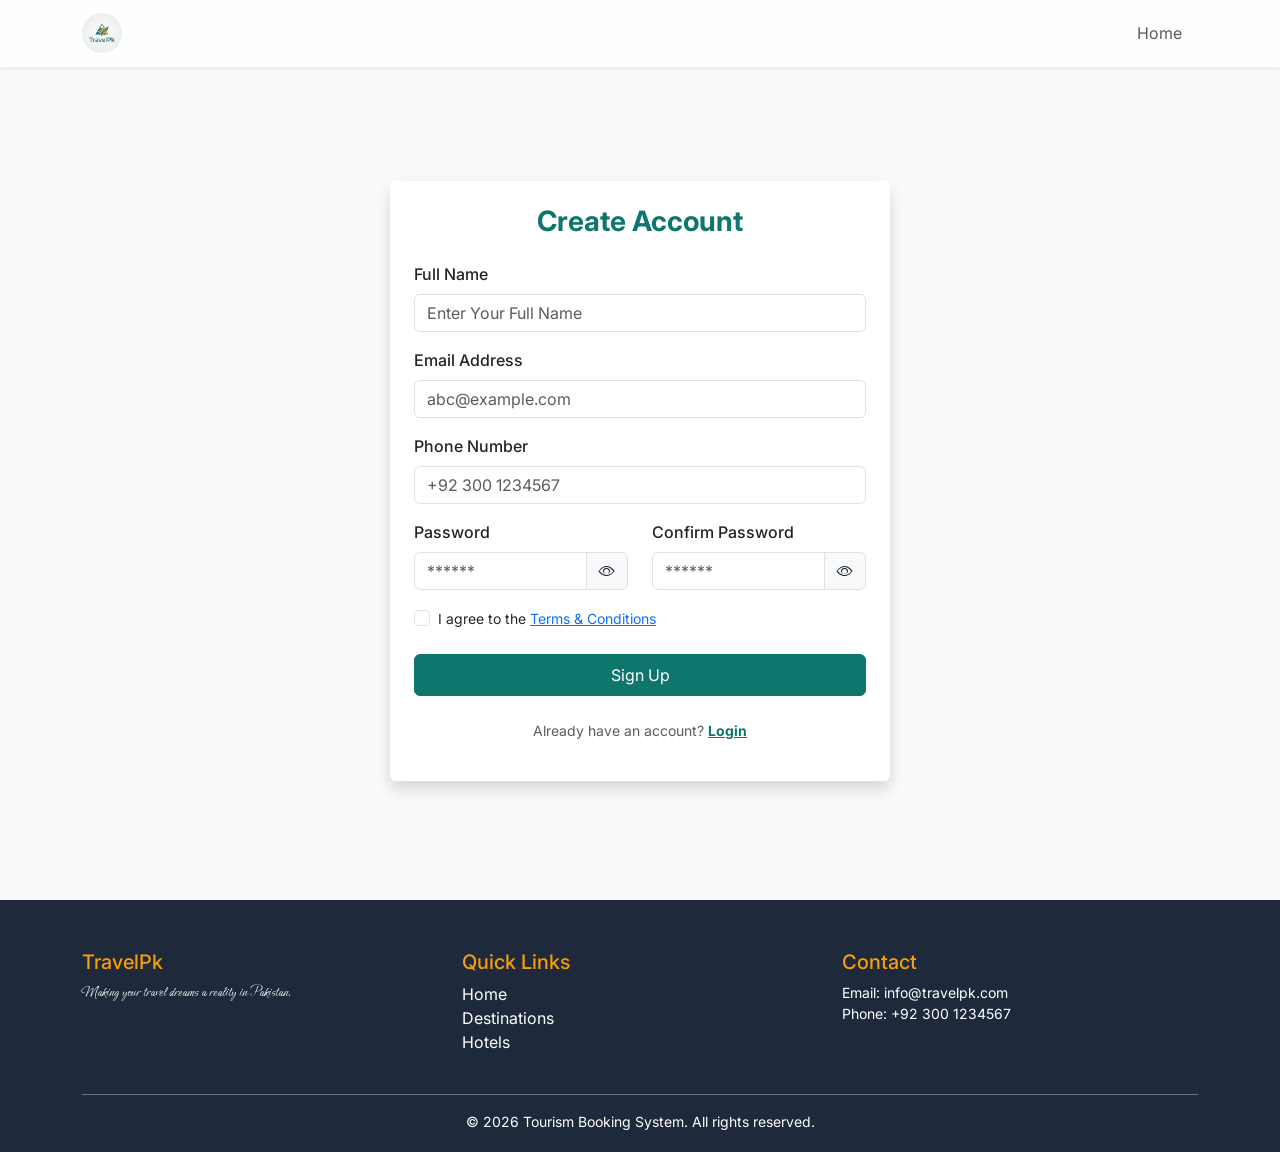
<file: signup.html>
<!DOCTYPE html>
<html lang="en">

<head>
    <meta charset="UTF-8">
    <meta name="viewport" content="width=device-width, initial-scale=1.0">
    <title>Sign Up - TravelPk</title>
    <link href="https://fonts.googleapis.com/css2?family=Inter:wght@400;500;600;700&display=swap" rel="stylesheet">
    <link rel="preconnect" href="https://fonts.googleapis.com">
    <link rel="preconnect" href="https://fonts.gstatic.com" crossorigin>
    <link href="https://fonts.googleapis.com/css2?family=Ephesis&display=swap" rel="stylesheet">
    <link href="https://cdn.jsdelivr.net/npm/bootstrap@5.3.3/dist/css/bootstrap.min.css" rel="stylesheet">
    <link rel="stylesheet" href="css/style.css">
    <link rel="icon" href="assets/favicon.png" type="image/png">
</head>

<body class="bg-light">

    <!-- Navbar -->
    <nav class="navbar navbar-expand-lg bg-white fixed-top shadow-sm">
        <div class="container">
            <a class="navbar-brand" href="index.html">
                <img src="assets/logo.png" alt="TravelPk Logo">
            </a>
            <div class="ms-auto">
                <a href="index.html" class="text-decoration-none text-muted me-3">Home</a>
            </div>
        </div>
    </nav>
    <div class="page-content">
        <div class="container d-flex justify-content-center align-items-center" style="min-height: 90vh;">
            <div class="card shadow border-0" style="max-width: 500px; width: 100%;">
                <div class="card-body p-4">
                    <h3 class="text-center fw-bold mb-4" style="color: var(--primary-color);">Create Account</h3>
                    <div id="signupError" class="alert alert-danger d-none" role="alert"></div>
                    <div id="signupSuccess" class="alert alert-success d-none" role="alert"></div>
                    <form id="signupForm">
                        <div class="mb-3">
                            <label class="form-label fw-medium">Full Name</label>
                            <input type="text" class="form-control" id="signupName" placeholder="Enter Your Full Name"
                                required>
                        </div>
                        <div class="mb-3">
                            <label class="form-label fw-medium">Email Address</label>
                            <input type="email" class="form-control" id="signupEmail" placeholder="abc@example.com"
                                required>
                        </div>
                        <div class="mb-3">
                            <label class="form-label fw-medium">Phone Number</label>
                            <input type="tel" class="form-control" id="signupPhone" placeholder="+92 300 1234567"
                                required>
                        </div>
                        <div class="row">
                            <div class="col-md-6 mb-3">
                                <label class="form-label fw-medium">Password</label>
                                <div class="input-group">
                                    <input type="password" class="form-control" id="signupPassword" placeholder="******"
                                        required minlength="6">
                                    <span class="input-group-text cursor-pointer"
                                        onclick="togglePassword('signupPassword', this)">
                                        <i class="bi bi-eye"></i>
                                    </span>
                                </div>
                            </div>
                            <div class="col-md-6 mb-3">
                                <label class="form-label fw-medium">Confirm Password</label>
                                <div class="input-group">
                                    <input type="password" class="form-control" id="signupConfirmPassword"
                                        placeholder="******" required minlength="6">
                                    <span class="input-group-text cursor-pointer"
                                        onclick="togglePassword('signupConfirmPassword', this)">
                                        <i class="bi bi-eye"></i>
                                    </span>
                                </div>
                            </div>
                        </div>

                        <div class="form-check mb-4">
                            <input type="checkbox" class="form-check-input" id="terms" required>
                            <label class="form-check-label small" for="terms">I agree to the <a href="#">Terms &
                                    Conditions</a></label>
                        </div>

                        <button type="submit" class="btn btn-primary w-100 py-2">Sign Up</button>

                        <p class="text-center mt-4 small text-muted">
                            Already have an account? <a href="login.html" class="fw-bold"
                                style="color: var(--primary-color);">Login</a>
                        </p>
                    </form>
                </div>
            </div>
        </div>
    </div>



    <!-- Footer -->
    <footer>
        <div class="container">
            <div class="row">
                <div class="col-md-4 mb-4">
                    <h5 class="text-warning">TravelPk</h5>
                    <p class="small" style="font-family: 'Ephesis', cursive;">Making your travel dreams a reality in
                        Pakistan.</p>
                </div>
                <div class="col-md-4 mb-4">
                    <h5 class="text-warning">Quick Links</h5>
                    <ul class="list-unstyled">
                        <li><a href="index.html" class="text-white text-decoration-none">Home</a></li>
                        <li><a href="cities.html" class="text-white text-decoration-none">Destinations</a></li>
                        <li><a href="hotels.html" class="text-white text-decoration-none">Hotels</a></li>
                    </ul>
                </div>
                <div class="col-md-4 mb-4">
                    <h5 class="text-warning">Contact</h5>
                    <ul class="list-unstyled small">
                        <li>Email: info@travelpk.com</li>
                        <li>Phone: +92 300 1234567</li>
                    </ul>
                </div>
            </div>
            <div class="text-center border-top border-secondary pt-3 small text-white">
                &copy; 2026 Tourism Booking System. All rights reserved.
            </div>
        </div>
    </footer>

    <link rel="stylesheet" href="https://cdn.jsdelivr.net/npm/bootstrap-icons@1.11.3/font/bootstrap-icons.min.css">
    <script src="https://cdn.jsdelivr.net/npm/bootstrap@5.3.3/dist/js/bootstrap.bundle.min.js"></script>
    <script src="js/auth.js"></script>
    <script src="js/script.js"></script>
    <script>
        // Toggle password visibility
        function togglePassword(inputId, iconSpan) {
            const input = document.getElementById(inputId);
            const icon = iconSpan.querySelector('i');
            if (input.type === 'password') {
                input.type = 'text';
                icon.classList.remove('bi-eye');
                icon.classList.add('bi-eye-slash');
            } else {
                input.type = 'password';
                icon.classList.remove('bi-eye-slash');
                icon.classList.add('bi-eye');
            }
        }

        // Check if already logged in
        if (isLoggedIn()) {
            const user = getCurrentUser();
            window.location.href = user.role === 'admin' ? 'admin/dashboard.html' : 'dashboard.html';
        }

        // Handle signup form submission
        document.getElementById('signupForm').addEventListener('submit', function (e) {
            e.preventDefault();
            const name = document.getElementById('signupName').value;
            const email = document.getElementById('signupEmail').value;
            const phone = document.getElementById('signupPhone').value;
            const password = document.getElementById('signupPassword').value;
            const confirmPassword = document.getElementById('signupConfirmPassword').value;
            const errorDiv = document.getElementById('signupError');
            const successDiv = document.getElementById('signupSuccess');

            errorDiv.classList.add('d-none');
            successDiv.classList.add('d-none');

            const result = signup(name, email, phone, password, confirmPassword);

            if (result.success) {
                successDiv.textContent = 'Account created successfully! Redirecting...';
                successDiv.classList.remove('d-none');
                setTimeout(() => {
                    window.location.href = 'dashboard.html';
                }, 1000);
            } else {
                errorDiv.textContent = result.message || 'Error creating account';
                errorDiv.classList.remove('d-none');
            }
        });
    </script>
</body>

</html>
</file>
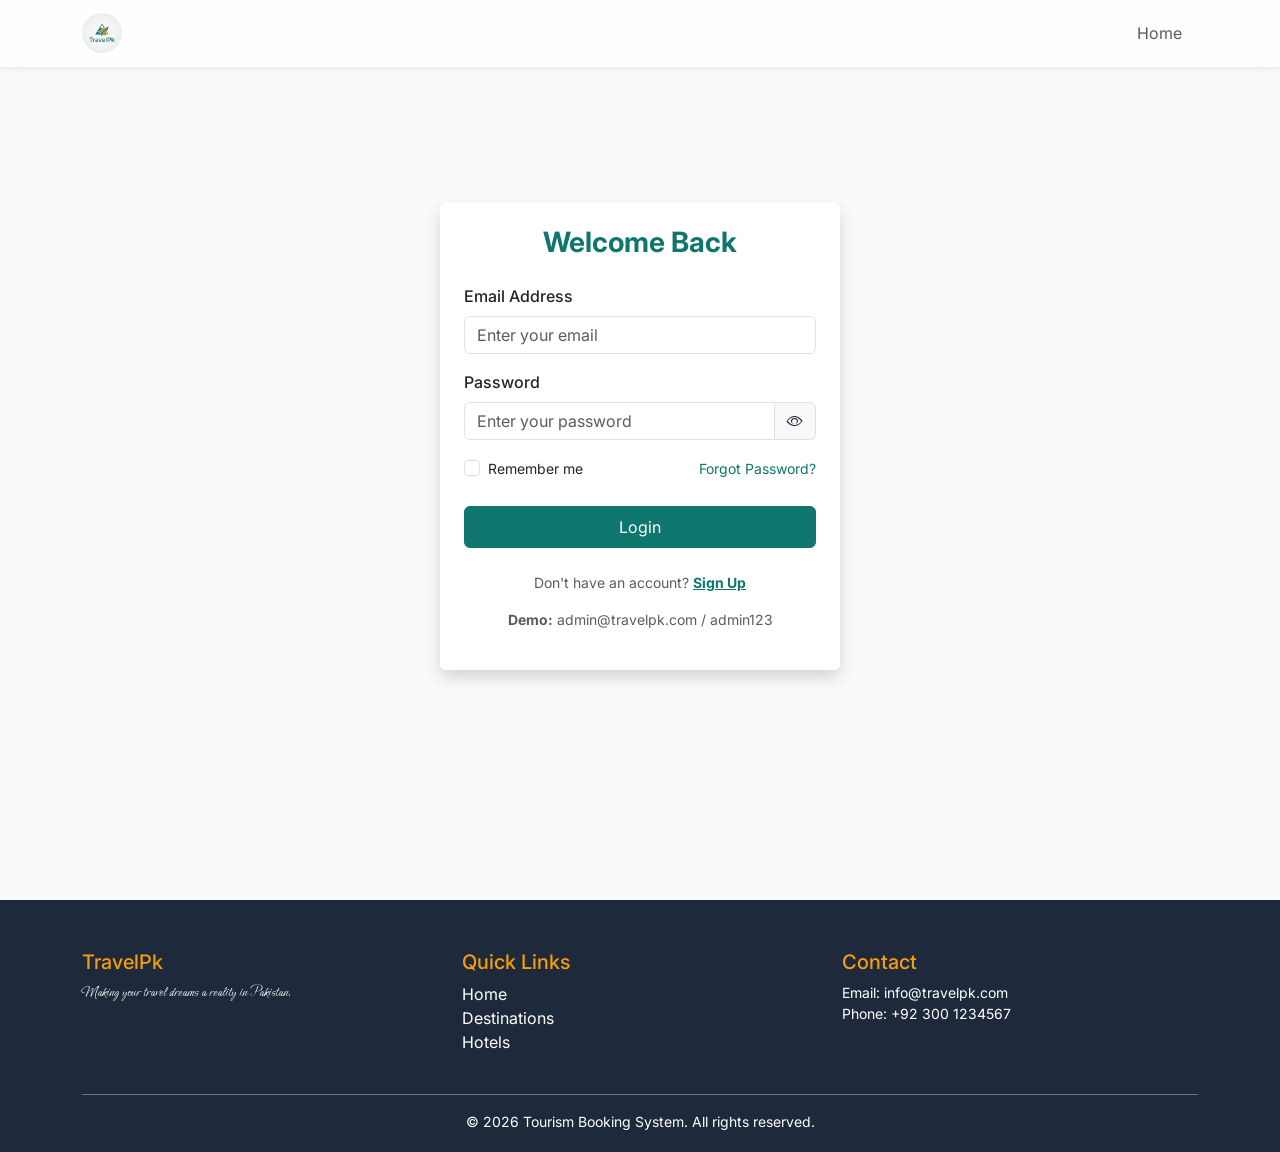
<file: admin/analytics.html>
<!DOCTYPE html>
<html lang="en">

<head>
    <meta charset="UTF-8">
    <meta name="viewport" content="width=device-width, initial-scale=1.0">
    <title>Analytics - Admin</title>
    <link href="https://fonts.googleapis.com/css2?family=Inter:wght@400;500;600;700&display=swap" rel="stylesheet">
    <link rel="stylesheet" href="https://cdn.jsdelivr.net/npm/bootstrap-icons@1.11.3/font/bootstrap-icons.min.css">
    <!-- Bootstrap 5 -->
    <link href="https://cdn.jsdelivr.net/npm/bootstrap@5.3.2/dist/css/bootstrap.min.css" rel="stylesheet">
    <link rel="stylesheet" href="../css/admin-minimal.css">
    <link rel="icon" href="../assets/favicon.png" type="image/png">
</head>

<body>
    <!-- Navbar -->
    <nav class="navbar navbar-expand-lg navbar-light admin-navbar fixed-top">
        <div class="container-fluid">
            <a class="navbar-brand" href="dashboard.html">
                <img src="../assets/logo.png" alt="TravelPk">
            </a>
            <button class="navbar-toggler" type="button" data-bs-toggle="offcanvas" data-bs-target="#adminSidebar">
                <span class="navbar-toggler-icon"></span>
            </button>
        </div>
    </nav>

    <!-- Offcanvas Sidebar (Mobile) -->
    <div class="offcanvas offcanvas-start" tabindex="-1" id="adminSidebar">
        <div class="offcanvas-header">
            <h5 class="offcanvas-title">Admin Menu</h5>
            <button type="button" class="btn-close" data-bs-dismiss="offcanvas"></button>
        </div>
        <div class="offcanvas-body">
            <ul class="sidebar-nav">
                <li><a href="dashboard.html" class="nav-link"><i class="bi bi-speedometer2"></i> Dashboard</a></li>
                <li><a href="hotels.html" class="nav-link"><i class="bi bi-building"></i> Hotels</a></li>
                <li><a href="cities.html" class="nav-link"><i class="bi bi-geo-alt"></i> Cities</a></li>
                <li><a href="promo.html" class="nav-link"><i class="bi bi-ticket-perforated"></i> Promo Codes</a></li>
                <li><a href="analytics.html" class="nav-link active"><i class="bi bi-graph-up"></i> Analytics</a></li>
                <li><a href="dashboard.html" class="nav-link logout" id="logoutBtn"><i
                            class="bi bi-box-arrow-right"></i> Logout</a></li>
            </ul>
        </div>
    </div>

    <!-- Desktop Sidebar -->
    <aside class="desktop-sidebar d-none d-lg-block">
        <ul class="sidebar-nav">
            <li><a href="dashboard.html" class="nav-link"><i class="bi bi-speedometer2"></i> Dashboard</a></li>
            <li><a href="hotels.html" class="nav-link"><i class="bi bi-building"></i> Hotels</a></li>
            <li><a href="cities.html" class="nav-link"><i class="bi bi-geo-alt"></i> Cities</a></li>
            <li><a href="promo.html" class="nav-link"><i class="bi bi-ticket-perforated"></i> Promo Codes</a></li>
            <li><a href="analytics.html" class="nav-link active"><i class="bi bi-graph-up"></i> Analytics</a></li>
            <li><a href="dashboard.html" class="nav-link logout" id="logoutBtnDesktop"><i
                        class="bi bi-box-arrow-right"></i> Logout</a></li>
        </ul>
    </aside>

    <!-- Main Content -->
    <main class="admin-main with-sidebar" style="margin-top: 56px;">
        <div class="container-fluid">
            <div class="admin-header d-flex justify-content-between align-items-center flex-wrap gap-3 mb-4">
                <h1 class="mb-0">Analytics Report</h1>
                <button class="btn btn-secondary" onclick="exportToCSV()"><i class="bi bi-download"></i> Export
                    CSV</button>
            </div>

            <!-- Chart -->
            <div class="chart-container">
                <div class="chart-title">Bookings by Month</div>
                <div class="bar-chart">
                    <div class="bar" style="height: 40%;"></div>
                    <div class="bar" style="height: 60%;"></div>
                    <div class="bar" style="height: 50%;"></div>
                    <div class="bar active" style="height: 80%;"></div>
                    <div class="bar" style="height: 90%;"></div>
                    <div class="bar" style="height: 70%;"></div>
                </div>
                <div class="chart-labels">
                    <span>Jul</span>
                    <span>Aug</span>
                    <span>Sep</span>
                    <span>Oct</span>
                    <span>Nov</span>
                    <span>Dec</span>
                </div>
            </div>

            <!-- Stats Row -->
            <div class="row g-4">
                <div class="col-12 col-md-6">
                    <div class="list-card">
                        <div class="list-card-header">Top 5 Cities</div>
                        <div>
                            <div class="list-item">
                                <span>Lahore</span>
                                <span class="fw-bold">150</span>
                            </div>
                            <div class="list-item">
                                <span>Hunza</span>
                                <span class="fw-bold">120</span>
                            </div>
                            <div class="list-item">
                                <span>Islamabad</span>
                                <span class="fw-bold">90</span>
                            </div>
                            <div class="list-item">
                                <span>Karachi</span>
                                <span class="fw-bold">75</span>
                            </div>
                            <div class="list-item">
                                <span>Swat</span>
                                <span class="fw-bold">60</span>
                            </div>
                        </div>
                    </div>
                </div>

                <div class="col-12 col-md-6">
                    <div class="list-card">
                        <div class="list-card-header">Top Hotels</div>
                        <div>
                            <div class="list-item">
                                <span>Pearl Continental</span>
                                <span class="fw-bold">PKR 5.2M</span>
                            </div>
                            <div class="list-item">
                                <span>Serena Hotel</span>
                                <span class="fw-bold">PKR 4.8M</span>
                            </div>
                            <div class="list-item">
                                <span>Avari Hotel</span>
                                <span class="fw-bold">PKR 3.1M</span>
                            </div>
                            <div class="list-item">
                                <span>Marriott Hotel</span>
                                <span class="fw-bold">PKR 2.9M</span>
                            </div>
                            <div class="list-item">
                                <span>Movenpick Hotel</span>
                                <span class="fw-bold">PKR 2.4M</span>
                            </div>
                        </div>
                    </div>
                </div>
            </div>
        </div>
    </main>

    <!-- Footer -->
    <footer class="admin-footer mt-5">
        <div class="container-fluid">
            <div class="row">
                <div class="col-12 col-md-6 text-center text-md-start mb-2 mb-md-0 ml-5">
                    <small>Copyright © TravelPk Admin 2026</small>
                </div>
                <div class="col-12 col-md-6 text-center text-md-end">
                    <small>
                        <a href="#" class="text-muted text-decoration-none me-3">Privacy Policy</a>
                        <a href="#" class="text-muted text-decoration-none">Terms & Conditions</a>
                    </small>
                </div>
            </div>
        </div>
    </footer>

    <!-- Bootstrap 5 JS -->
    <script src="https://cdn.jsdelivr.net/npm/bootstrap@5.3.2/dist/js/bootstrap.bundle.min.js"></script>
    <script src="../js/auth.js"></script>
    <script src="../js/data-init.js"></script>
    <script>
        if (!requireAdmin()) { }

        document.getElementById('logoutBtn')?.addEventListener('click', function (e) {
            e.preventDefault();
            logout();
            window.location.href = '../index.html';
        });
        document.getElementById('logoutBtnDesktop')?.addEventListener('click', function (e) {
            e.preventDefault();
            logout();
            window.location.href = '../index.html';
        });
    </script>
    <script src="../js/admin/analytics.js"></script>
</body>

</html>
</file>
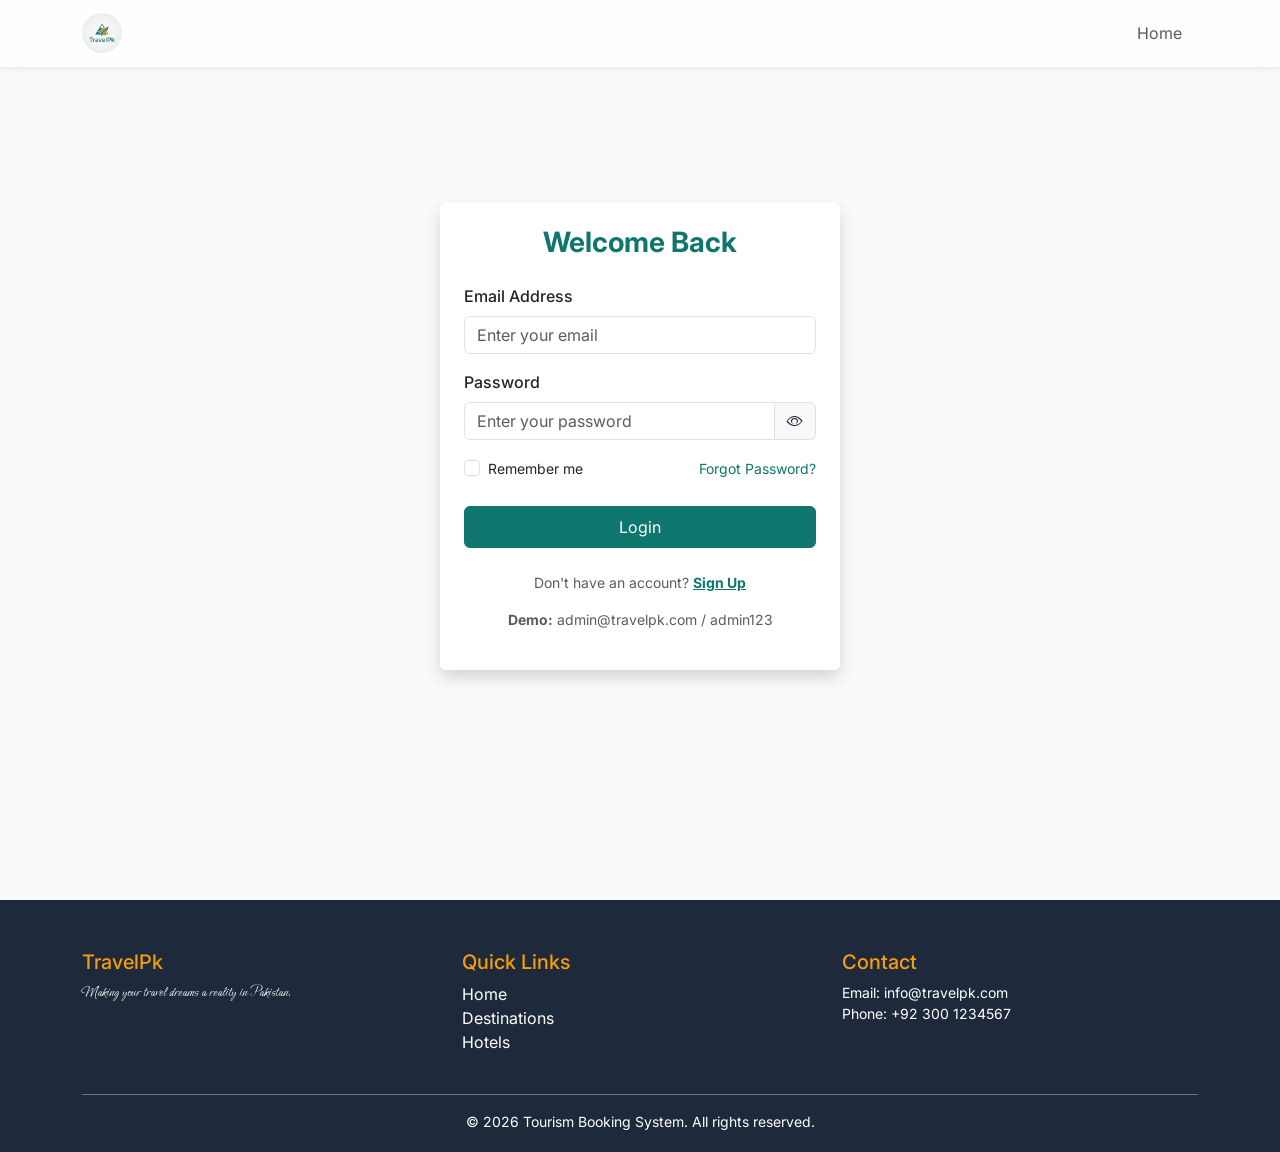
<file: admin/cities.html>
<!DOCTYPE html>
<html lang="en">

<head>
    <meta charset="UTF-8">
    <meta name="viewport" content="width=device-width, initial-scale=1.0">
    <title>Manage Cities - Admin</title>
    <link href="https://fonts.googleapis.com/css2?family=Inter:wght@400;500;600;700&display=swap" rel="stylesheet">
    <link rel="stylesheet" href="https://cdn.jsdelivr.net/npm/bootstrap-icons@1.11.3/font/bootstrap-icons.min.css">
    <!-- Bootstrap 5 -->
    <link href="https://cdn.jsdelivr.net/npm/bootstrap@5.3.2/dist/css/bootstrap.min.css" rel="stylesheet">
    <link rel="stylesheet" href="../css/admin-minimal.css">
    <link rel="icon" href="../assets/favicon.png" type="image/png">
</head>

<body>
    <!-- Navbar -->
    <nav class="navbar navbar-expand-lg navbar-light admin-navbar fixed-top">
        <div class="container-fluid">
            <a class="navbar-brand" href="dashboard.html">
                <img src="../assets/logo.png" alt="TravelPk">
            </a>
            <button class="navbar-toggler" type="button" data-bs-toggle="offcanvas" data-bs-target="#adminSidebar">
                <span class="navbar-toggler-icon"></span>
            </button>
        </div>
    </nav>

    <!-- Offcanvas Sidebar (Mobile) -->
    <div class="offcanvas offcanvas-start" tabindex="-1" id="adminSidebar">
        <div class="offcanvas-header">
            <h5 class="offcanvas-title">Admin Menu</h5>
            <button type="button" class="btn-close" data-bs-dismiss="offcanvas"></button>
        </div>
        <div class="offcanvas-body">
            <ul class="sidebar-nav">
                <li><a href="dashboard.html" class="nav-link"><i class="bi bi-speedometer2"></i> Dashboard</a></li>
                <li><a href="hotels.html" class="nav-link"><i class="bi bi-building"></i> Hotels</a></li>
                <li><a href="cities.html" class="nav-link active"><i class="bi bi-geo-alt"></i> Cities</a></li>
                <li><a href="promo.html" class="nav-link"><i class="bi bi-ticket-perforated"></i> Promo Codes</a></li>
                <li><a href="analytics.html" class="nav-link"><i class="bi bi-graph-up"></i> Analytics</a></li>
                <li><a href="dashboard.html" class="nav-link logout" id="logoutBtn"><i
                            class="bi bi-box-arrow-right"></i> Logout</a></li>
            </ul>
        </div>
    </div>

    <!-- Desktop Sidebar -->
    <aside class="desktop-sidebar d-none d-lg-block">
        <ul class="sidebar-nav">
            <li><a href="dashboard.html" class="nav-link"><i class="bi bi-speedometer2"></i> Dashboard</a></li>
            <li><a href="hotels.html" class="nav-link"><i class="bi bi-building"></i> Hotels</a></li>
            <li><a href="cities.html" class="nav-link active"><i class="bi bi-geo-alt"></i> Cities</a></li>
            <li><a href="promo.html" class="nav-link"><i class="bi bi-ticket-perforated"></i> Promo Codes</a></li>
            <li><a href="analytics.html" class="nav-link"><i class="bi bi-graph-up"></i> Analytics</a></li>
            <li><a href="dashboard.html" class="nav-link logout" id="logoutBtnDesktop"><i
                        class="bi bi-box-arrow-right"></i> Logout</a></li>
        </ul>
    </aside>

    <!-- Main Content -->
    <main class="admin-main with-sidebar" style="margin-top: 56px;">
        <div class="container-fluid">
            <div class="admin-header d-flex justify-content-between align-items-center flex-wrap gap-3 mb-4">
                <h1 class="mb-0">Cities Management</h1>
                <button class="btn btn-primary" id="addCityBtn">+ Add New City</button>
            </div>

            <!-- Cities Grid -->
            <div class="row g-4" id="citiesContainer">
                <!-- Cities will be loaded here -->
            </div>
        </div>
    </main>

    <!-- Modal -->
    <div class="modal fade" id="cityModal" tabindex="-1">
        <div class="modal-dialog">
            <div class="modal-content">
                <div class="modal-header">
                    <h5 class="modal-title" id="modalTitle">Add New City</h5>
                    <button type="button" class="btn-close" data-bs-dismiss="modal"></button>
                </div>
                <div class="modal-body">
                    <form id="cityForm">
                        <div class="form-group mb-3">
                            <label class="form-label">City Name</label>
                            <input type="text" class="form-control" id="cityName" required>
                        </div>
                        <div class="form-group mb-3">
                            <label class="form-label">Type</label>
                            <select class="form-select" id="cityType" required>
                                <option value="">Select Type</option>
                                <option value="Historical">Historical</option>
                                <option value="Cold Weather">Cold Weather</option>
                                <option value="Beach">Beach</option>
                                <option value="City Life">City Life</option>
                            </select>
                        </div>
                    </form>
                </div>
                <div class="modal-footer">
                    <button type="button" class="btn btn-secondary" data-bs-dismiss="modal">Cancel</button>
                    <button type="submit" form="cityForm" class="btn btn-primary">Save City</button>
                </div>
            </div>
        </div>
    </div>

    <!-- Footer -->
    <footer class="admin-footer">
        <div class="container-fluid">
            <div class="row">
                <div class="col-12 col-md-6 text-center text-md-start mb-2 mb-md-0">
                    <small>Copyright © TravelPk Admin 2026</small>
                </div>
                <div class="col-12 col-md-6 text-center text-md-end">
                    <small>
                        <a href="#" class="text-muted text-decoration-none me-3">Privacy Policy</a>
                        <a href="#" class="text-muted text-decoration-none">Terms & Conditions</a>
                    </small>
                </div>
            </div>
        </div>
    </footer>

    <!-- Bootstrap 5 JS -->
    <script src="https://cdn.jsdelivr.net/npm/bootstrap@5.3.2/dist/js/bootstrap.bundle.min.js"></script>
    <script src="../js/auth.js"></script>
    <script src="../js/data-init.js"></script>
    <script>
        if (!requireAdmin()) { }

        document.getElementById('logoutBtn')?.addEventListener('click', function (e) {
            e.preventDefault();
            logout();
            window.location.href = '../index.html';
        });
        document.getElementById('logoutBtnDesktop')?.addEventListener('click', function (e) {
            e.preventDefault();
            logout();
            window.location.href = '../index.html';
        });
    </script>
    <script src="../js/admin/cities.js"></script>
</body>

</html>
</file>
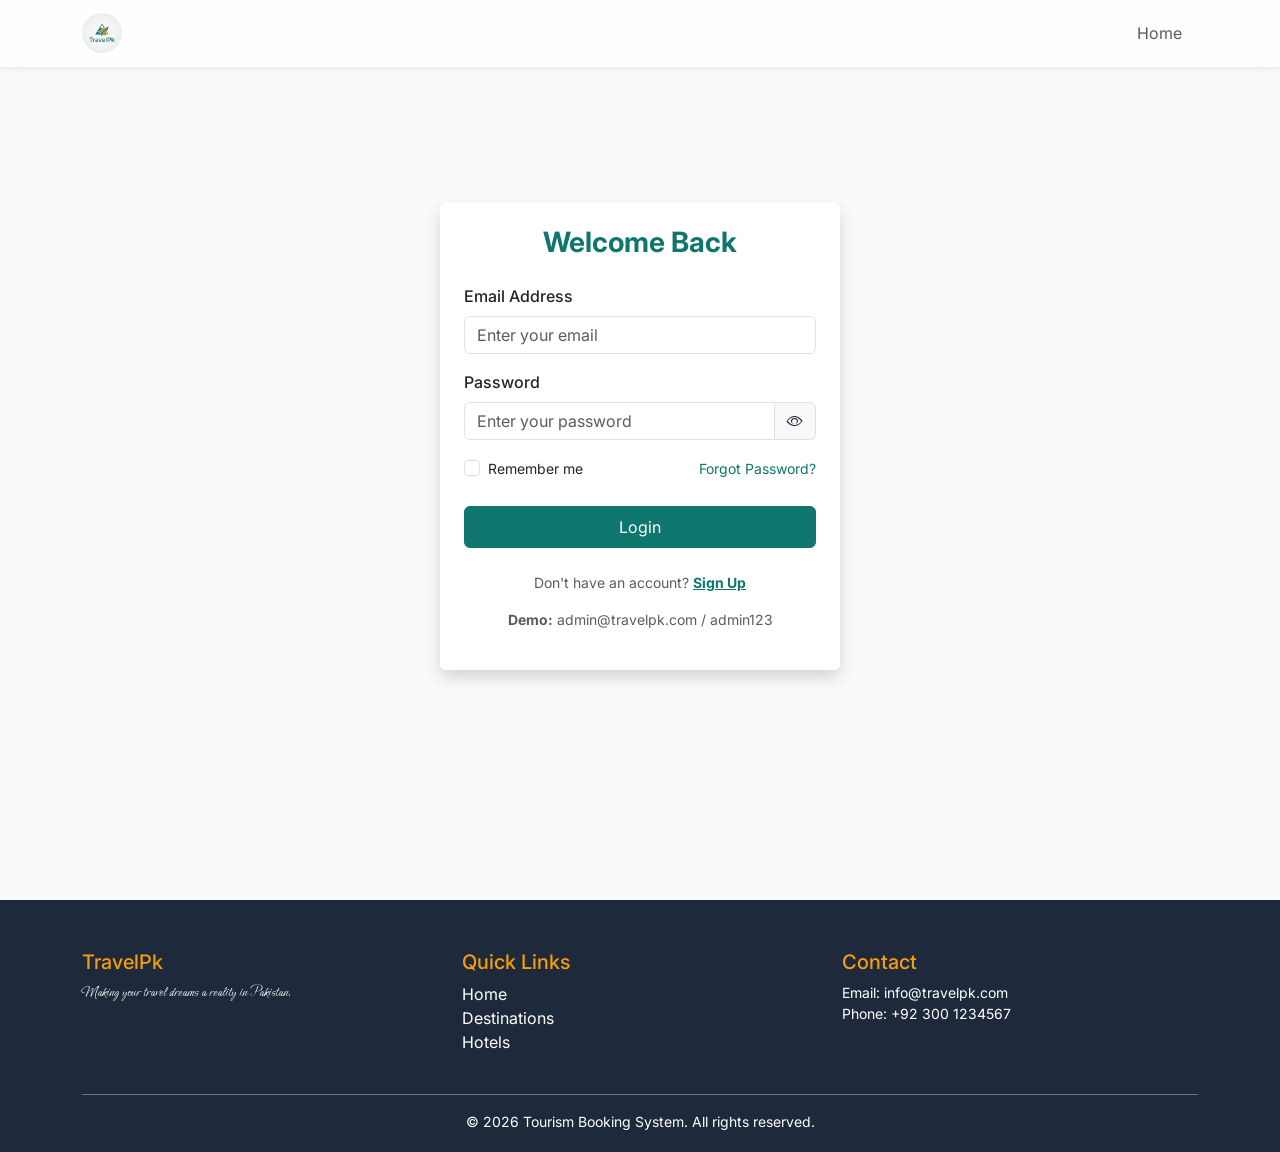
<file: admin/dashboard.html>
<!DOCTYPE html>
<html lang="en">

<head>
    <meta charset="UTF-8">
    <meta name="viewport" content="width=device-width, initial-scale=1.0">
    <title>Admin Dashboard - TravelPk</title>
    <link href="https://fonts.googleapis.com/css2?family=Inter:wght@400;500;600;700&display=swap" rel="stylesheet">
    <link rel="stylesheet" href="https://cdn.jsdelivr.net/npm/bootstrap-icons@1.11.3/font/bootstrap-icons.min.css">
    <!-- Bootstrap 5 -->
    <link href="https://cdn.jsdelivr.net/npm/bootstrap@5.3.2/dist/css/bootstrap.min.css" rel="stylesheet">
    <link rel="stylesheet" href="../css/admin-minimal.css">
    <link rel="icon" href="../assets/favicon.png" type="image/png">
</head>

<body>
    <!-- Navbar -->
    <nav class="navbar navbar-expand-lg navbar-light admin-navbar fixed-top">
        <div class="container-fluid">
            <a class="navbar-brand" href="dashboard.html">
                <img src="../assets/logo.png" alt="TravelPk">
            </a>
            <button class="navbar-toggler" type="button" data-bs-toggle="offcanvas" data-bs-target="#adminSidebar">
                <span class="navbar-toggler-icon"></span>
            </button>
        </div>
    </nav>

    <!-- Offcanvas Sidebar (Mobile) -->
    <div class="offcanvas offcanvas-start" tabindex="-1" id="adminSidebar">
        <div class="offcanvas-header">
            <h5 class="offcanvas-title">Admin Menu</h5>
            <button type="button" class="btn-close" data-bs-dismiss="offcanvas"></button>
        </div>
        <div class="offcanvas-body">
            <ul class="sidebar-nav">
                <li><a href="dashboard.html" class="nav-link active"><i class="bi bi-speedometer2"></i> Dashboard</a>
                </li>
                <li><a href="hotels.html" class="nav-link"><i class="bi bi-building"></i> Hotels</a></li>
                <li><a href="cities.html" class="nav-link"><i class="bi bi-geo-alt"></i> Cities</a></li>
                <li><a href="promo.html" class="nav-link"><i class="bi bi-ticket-perforated"></i> Promo Codes</a></li>
                <li><a href="analytics.html" class="nav-link"><i class="bi bi-graph-up"></i> Analytics</a></li>
                <li><a href="dashboard.html" class="nav-link logout" id="logoutBtn"><i
                            class="bi bi-box-arrow-right"></i> Logout</a></li>
            </ul>
        </div>
    </div>

    <!-- Desktop Sidebar -->
    <aside class="desktop-sidebar d-none d-lg-block">
        <ul class="sidebar-nav">
            <li><a href="dashboard.html" class="nav-link active"><i class="bi bi-speedometer2"></i> Dashboard</a></li>
            <li><a href="hotels.html" class="nav-link"><i class="bi bi-building"></i> Hotels</a></li>
            <li><a href="cities.html" class="nav-link"><i class="bi bi-geo-alt"></i> Cities</a></li>
            <li><a href="promo.html" class="nav-link"><i class="bi bi-ticket-perforated"></i> Promo Codes</a></li>
            <li><a href="analytics.html" class="nav-link"><i class="bi bi-graph-up"></i> Analytics</a></li>
            <li><a href="dashboard.html" class="nav-link logout" id="logoutBtnDesktop"><i
                        class="bi bi-box-arrow-right"></i> Logout</a></li>
        </ul>
    </aside>

    <!-- Main Content -->
    <main class="admin-main with-sidebar" style="margin-top: 56px;">
        <div class="container-fluid">
            <div class="admin-header">
                <h1>Overview</h1>
            </div>

            <!-- Stats Cards -->
            <div class="row g-4 mb-4">
                <div class="col-12 col-sm-6 col-xl-3">
                    <div class="stat-card">
                        <div class="d-flex align-items-center gap-3">
                            <div class="stat-icon text-success"><i class="bi bi-cash-coin"></i></div>
                            <div>
                                <div class="stat-label">Total Revenue</div>
                                <div class="stat-value text-success">PKR 12.5M</div>
                            </div>
                        </div>
                    </div>
                </div>
                <div class="col-12 col-sm-6 col-xl-3">
                    <div class="stat-card">
                        <div class="d-flex align-items-center gap-3">
                            <div class="stat-icon" style="color: #667eea;"><i class="bi bi-bookmark-check-fill"></i>
                            </div>
                            <div>
                                <div class="stat-label">Active Bookings</div>
                                <div class="stat-value" style="color: #667eea;">1,240</div>
                            </div>
                        </div>
                    </div>
                </div>
                <div class="col-12 col-sm-6 col-xl-3">
                    <div class="stat-card">
                        <div class="d-flex align-items-center gap-3">
                            <div class="stat-icon text-dark"><i class="bi bi-people-fill"></i></div>
                            <div>
                                <div class="stat-label">Total Users</div>
                                <div class="stat-value text-dark">5,300</div>
                            </div>
                        </div>
                    </div>
                </div>
                <div class="col-12 col-sm-6 col-xl-3">
                    <div class="stat-card">
                        <div class="d-flex align-items-center gap-3">
                            <div class="stat-icon text-warning"><i class="bi bi-building-fill"></i></div>
                            <div>
                                <div class="stat-label">Partner Hotels</div>
                                <div class="stat-value text-warning">156</div>
                            </div>
                        </div>
                    </div>
                </div>
            </div>

            <!-- Recent Bookings Table -->
            <div class="card">
                <div class="card-header">
                    <h3 class="mb-0 fs-5 fw-bold">Recent Bookings</h3>
                </div>
                <div class="card-body p-0">
                    <div class="table-responsive">
                        <table class="table table-hover mb-0">
                            <thead>
                                <tr>
                                    <th>Booking ID</th>
                                    <th>Customer</th>
                                    <th>Hotel</th>
                                    <th>Check-in</th>
                                    <th>Status</th>
                                    <th>Amount</th>
                                    <th>Action</th>
                                </tr>
                            </thead>
                            <tbody>
                                <!-- Data will be populated by JS -->
                            </tbody>
                        </table>
                    </div>
                </div>
            </div>
        </div>
    </main>

    <!-- Footer -->
    <footer class="admin-footer">
        <div class="container-fluid">
            <div class="row">
                <div class="col-12 col-md-6 text-center text-md-start mb-2 mb-md-0">
                    <small class="ml-5">Copyright © TravelPk Admin 2026</small>
                </div>
                <div class="col-12 col-md-6 text-center text-md-end">
                    <small>
                        <a href="#" class="text-muted text-decoration-none me-3">Privacy Policy</a>
                        <a href="#" class="text-muted text-decoration-none">Terms & Conditions</a>
                    </small>
                </div>
            </div>
        </div>
    </footer>

    <!-- Bootstrap 5 JS bundle-->
    <script src="https://cdn.jsdelivr.net/npm/bootstrap@5.3.2/dist/js/bootstrap.bundle.min.js"></script>
    <script src="../js/auth.js"></script>
    <script src="../js/data-init.js"></script>
    <script>
        if (!requireAdmin()) { }

        // Handle logout for both mobile and desktop
        document.getElementById('logoutBtn')?.addEventListener('click', function (e) {
            e.preventDefault();
            logout();
            window.location.href = '../index.html';
        });
        document.getElementById('logoutBtnDesktop')?.addEventListener('click', function (e) {
            e.preventDefault();
            logout();
            window.location.href = '../index.html';
        });
    </script>
    <script src="../js/admin/dashboard.js"></script>
</body>

</html>
</file>
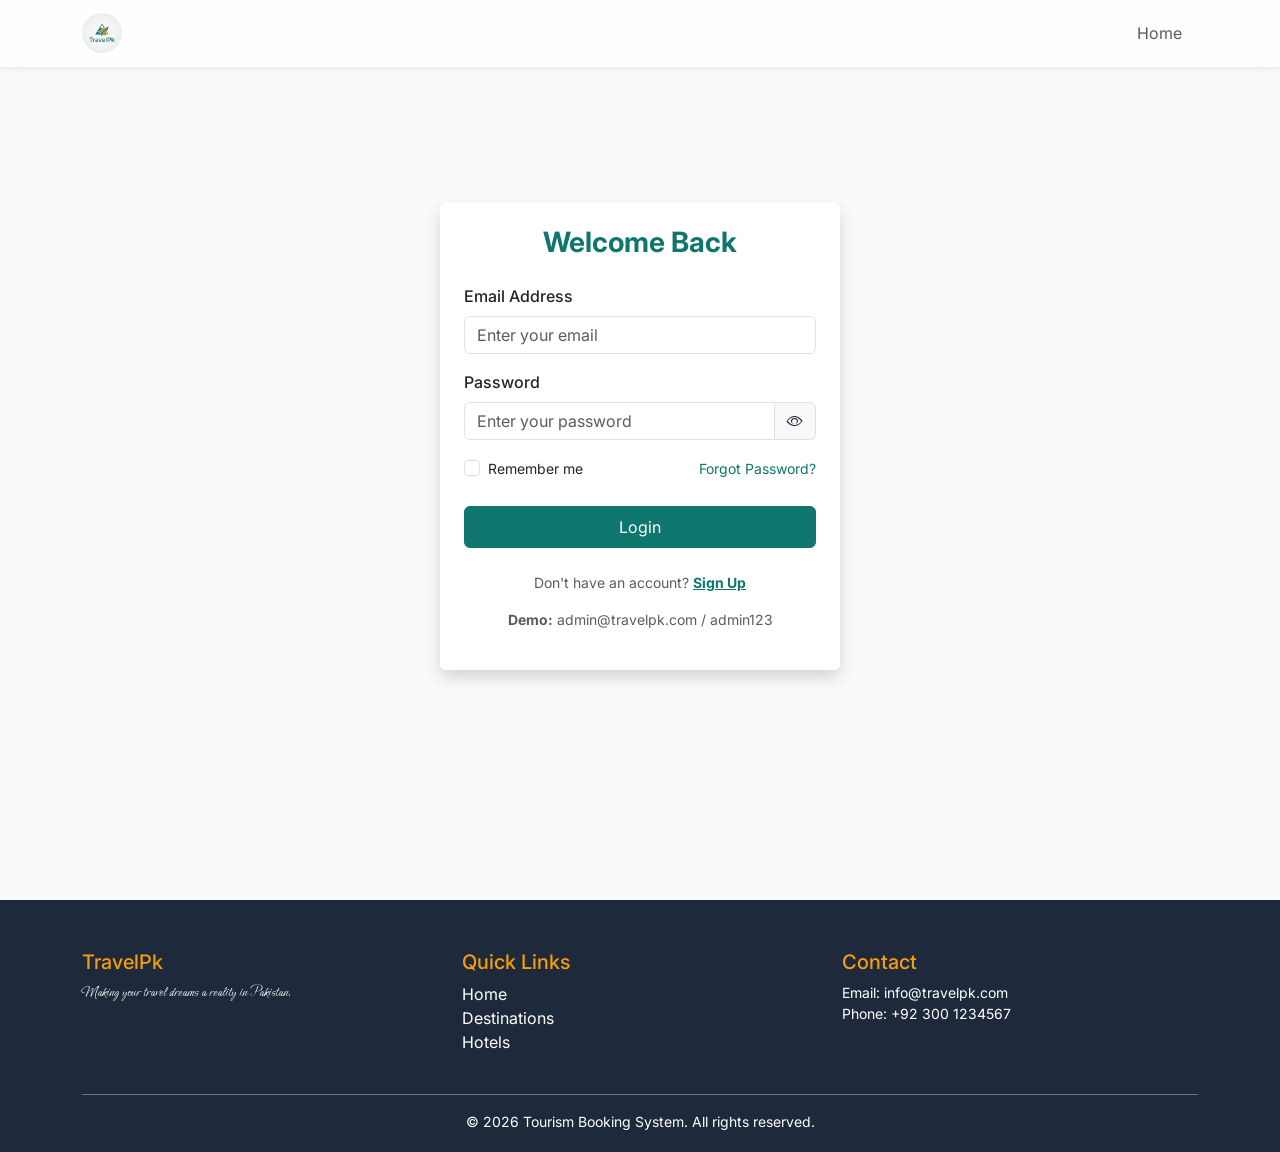
<file: admin/hotels.html>
<!DOCTYPE html>
<html lang="en">

<head>
    <meta charset="UTF-8">
    <meta name="viewport" content="width=device-width, initial-scale=1.0">
    <title>Manage Hotels - Admin</title>
    <link href="https://fonts.googleapis.com/css2?family=Inter:wght@400;500;600;700&display=swap" rel="stylesheet">
    <link rel="stylesheet" href="https://cdn.jsdelivr.net/npm/bootstrap-icons@1.11.3/font/bootstrap-icons.min.css">
    <!-- Bootstrap 5 -->
    <link href="https://cdn.jsdelivr.net/npm/bootstrap@5.3.2/dist/css/bootstrap.min.css" rel="stylesheet">
    <link rel="stylesheet" href="../css/admin-minimal.css">
    <link rel="icon" href="../assets/favicon.png" type="image/png">
</head>

<body>
    <!-- Navbar -->
    <nav class="navbar navbar-expand-lg navbar-light admin-navbar fixed-top">
        <div class="container-fluid">
            <a class="navbar-brand" href="dashboard.html">
                <img src="../assets/logo.png" alt="TravelPk">
            </a>
            <button class="navbar-toggler" type="button" data-bs-toggle="offcanvas" data-bs-target="#adminSidebar">
                <span class="navbar-toggler-icon"></span>
            </button>
        </div>
    </nav>

    <!-- Offcanvas Sidebar (Mobile) -->
    <div class="offcanvas offcanvas-start" tabindex="-1" id="adminSidebar">
        <div class="offcanvas-header">
            <h5 class="offcanvas-title">Admin Menu</h5>
            <button type="button" class="btn-close" data-bs-dismiss="offcanvas"></button>
        </div>
        <div class="offcanvas-body">
            <ul class="sidebar-nav">
                <li><a href="dashboard.html" class="nav-link"><i class="bi bi-speedometer2"></i> Dashboard</a></li>
                <li><a href="hotels.html" class="nav-link active"><i class="bi bi-building"></i> Hotels</a></li>
                <li><a href="cities.html" class="nav-link"><i class="bi bi-geo-alt"></i> Cities</a></li>
                <li><a href="promo.html" class="nav-link"><i class="bi bi-ticket-perforated"></i> Promo Codes</a></li>
                <li><a href="analytics.html" class="nav-link"><i class="bi bi-graph-up"></i> Analytics</a></li>
                <li><a href="dashboard.html" class="nav-link logout" id="logoutBtn"><i
                            class="bi bi-box-arrow-right"></i> Logout</a></li>
            </ul>
        </div>
    </div>

    <!-- Desktop Sidebar -->
    <aside class="desktop-sidebar d-none d-lg-block">
        <ul class="sidebar-nav">
            <li><a href="dashboard.html" class="nav-link"><i class="bi bi-speedometer2"></i> Dashboard</a></li>
            <li><a href="hotels.html" class="nav-link active"><i class="bi bi-building"></i> Hotels</a></li>
            <li><a href="cities.html" class="nav-link"><i class="bi bi-geo-alt"></i> Cities</a></li>
            <li><a href="promo.html" class="nav-link"><i class="bi bi-ticket-perforated"></i> Promo Codes</a></li>
            <li><a href="analytics.html" class="nav-link"><i class="bi bi-graph-up"></i> Analytics</a></li>
            <li><a href="dashboard.html" class="nav-link logout" id="logoutBtnDesktop"><i
                        class="bi bi-box-arrow-right"></i> Logout</a></li>
        </ul>
    </aside>

    <!-- Main Content -->
    <main class="admin-main with-sidebar" style="margin-top: 56px;">
        <div class="container-fluid">
            <div class="admin-header d-flex justify-content-between align-items-center flex-wrap gap-3 mb-4">
                <h1 class="mb-0">Hotel Management</h1>
                <button class="btn btn-primary" id="addHotelBtn">+ Add New Hotel</button>
            </div>

            <!-- Hotels Table -->
            <div class="card">
                <div class="card-body p-0">
                    <div class="table-responsive">
                        <table class="table table-hover mb-0">
                            <thead>
                                <tr>
                                    <th>ID</th>
                                    <th>Hotel Name</th>
                                    <th>City</th>
                                    <th>Price/Night</th>
                                    <th>Status</th>
                                    <th>Actions</th>
                                </tr>
                            </thead>
                            <tbody id="hotelsTableBody">
                                <!-- Hotels will be loaded here -->
                            </tbody>
                        </table>
                    </div>
                </div>
            </div>
        </div>
    </main>

    <!-- Modal -->
    <div class="modal fade" id="hotelModal" tabindex="-1">
        <div class="modal-dialog">
            <div class="modal-content">
                <div class="modal-header">
                    <h5 class="modal-title" id="modalTitle">Add New Hotel</h5>
                    <button type="button" class="btn-close" data-bs-dismiss="modal"></button>
                </div>
                <div class="modal-body">
                    <form id="hotelForm">
                        <div class="form-group mb-3">
                            <label class="form-label">Hotel Name</label>
                            <input type="text" class="form-control" id="hotelName" required>
                        </div>
                        <div class="form-group mb-3">
                            <label class="form-label">City</label>
                            <select class="form-select" id="hotelCity" required>
                                <option value="">Select City</option>
                                <option value="Lahore">Lahore</option>
                                <option value="Islamabad">Islamabad</option>
                                <option value="Karachi">Karachi</option>
                                <option value="Gwadar">Gwadar</option>
                                <option value="Hunza">Hunza</option>
                                <option value="Swat">Swat</option>
                            </select>
                        </div>
                        <div class="form-group mb-3">
                            <label class="form-label">Price per Night</label>
                            <input type="number" class="form-control" id="hotelPrice" min="1" required>
                        </div>
                    </form>
                </div>
                <div class="modal-footer">
                    <button type="button" class="btn btn-secondary" data-bs-dismiss="modal">Cancel</button>
                    <button type="submit" form="hotelForm" class="btn btn-primary">Save Hotel</button>
                </div>
            </div>
        </div>
    </div>

    <!-- Footer -->
    <footer class="admin-footer">
        <div class="container-fluid">
            <div class="row">
                <div class="col-12 col-md-6 text-center text-md-start mb-2 mb-md-0">
                    <small>Copyright © TravelPk Admin 2026</small>
                </div>
                <div class="col-12 col-md-6 text-center text-md-end">
                    <small>
                        <a href="#" class="text-muted text-decoration-none me-3">Privacy Policy</a>
                        <a href="#" class="text-muted text-decoration-none">Terms & Conditions</a>
                    </small>
                </div>
            </div>
        </div>
    </footer>

    <!-- Bootstrap 5 JS -->
    <script src="https://cdn.jsdelivr.net/npm/bootstrap@5.3.2/dist/js/bootstrap.bundle.min.js"></script>
    <script src="../js/auth.js"></script>
    <script src="../js/data-init.js"></script>
    <script>
        if (!requireAdmin()) { }

        document.getElementById('logoutBtn')?.addEventListener('click', function (e) {
            e.preventDefault();
            logout();
            window.location.href = '../index.html';
        });
        document.getElementById('logoutBtnDesktop')?.addEventListener('click', function (e) {
            e.preventDefault();
            logout();
            window.location.href = '../index.html';
        });
    </script>
    <script src="../js/admin/hotels.js"></script>
</body>

</html>
</file>
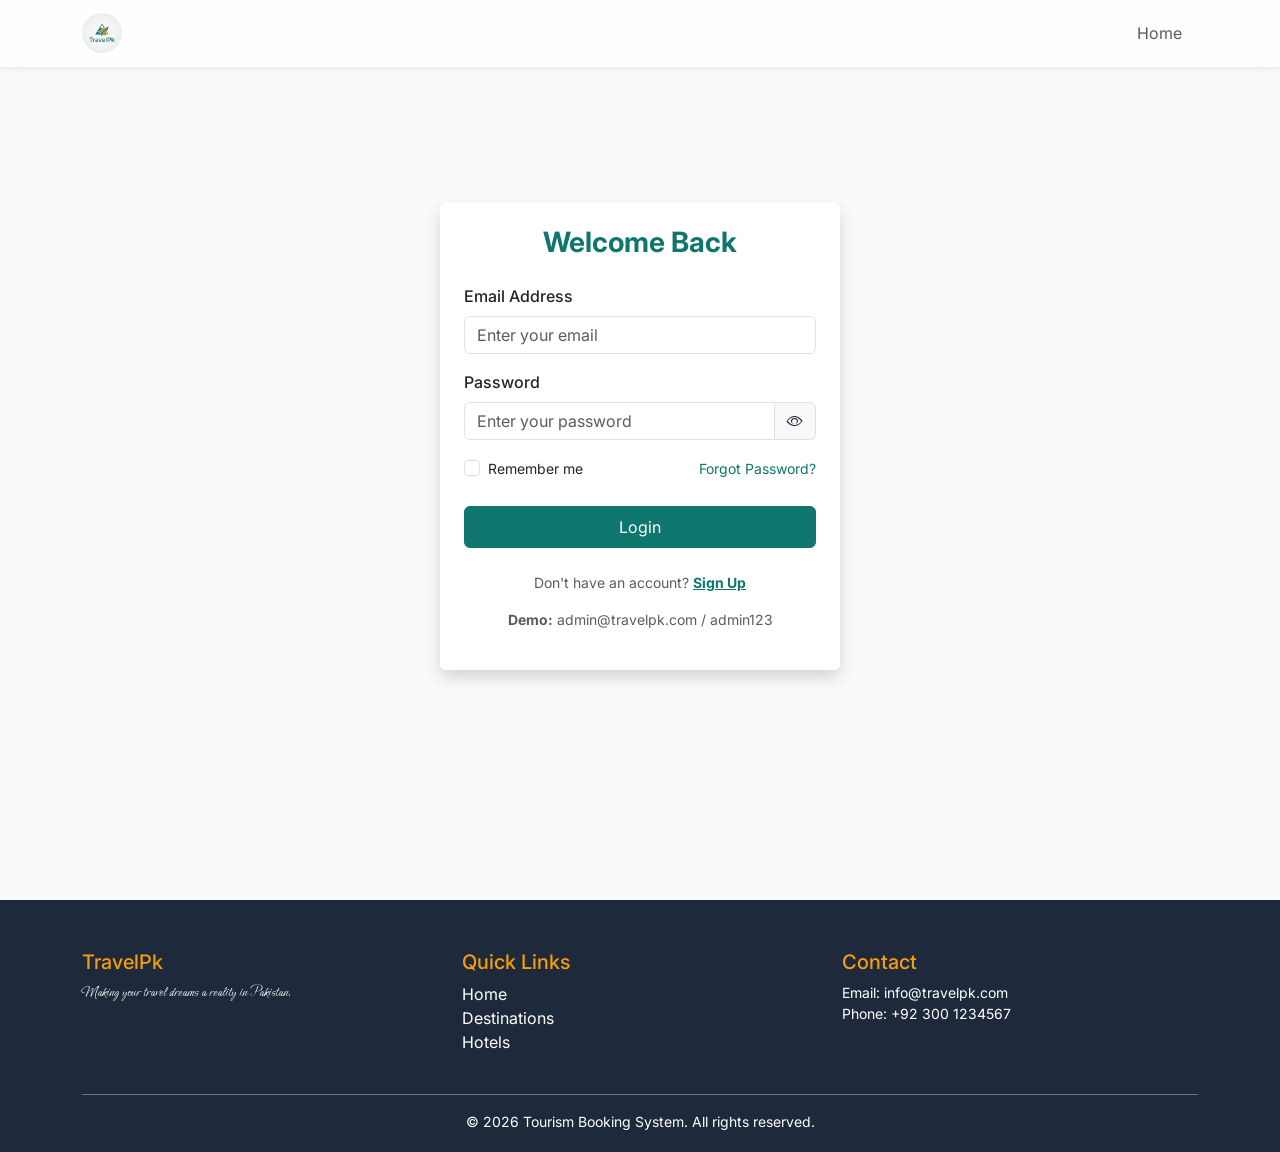
<file: admin/promo.html>
<!DOCTYPE html>
<html lang="en">

<head>
    <meta charset="UTF-8">
    <meta name="viewport" content="width=device-width, initial-scale=1.0">
    <title>Promo Codes - Admin</title>
    <link href="https://fonts.googleapis.com/css2?family=Inter:wght@400;500;600;700&display=swap" rel="stylesheet">
    <link rel="stylesheet" href="https://cdn.jsdelivr.net/npm/bootstrap-icons@1.11.3/font/bootstrap-icons.min.css">
    <!-- Bootstrap 5 -->
    <link href="https://cdn.jsdelivr.net/npm/bootstrap@5.3.2/dist/css/bootstrap.min.css" rel="stylesheet">
    <link rel="stylesheet" href="../css/admin-minimal.css">
    <link rel="icon" href="../assets/favicon.png" type="image/png">
</head>

<body>
    <!-- Navbar -->
    <nav class="navbar navbar-expand-lg navbar-light admin-navbar fixed-top">
        <div class="container-fluid">
            <a class="navbar-brand" href="dashboard.html">
                <img src="../assets/logo.png" alt="TravelPk">
            </a>
            <button class="navbar-toggler" type="button" data-bs-toggle="offcanvas" data-bs-target="#adminSidebar">
                <span class="navbar-toggler-icon"></span>
            </button>
        </div>
    </nav>

    <!-- Offcanvas Sidebar (Mobile) -->
    <div class="offcanvas offcanvas-start" tabindex="-1" id="adminSidebar">
        <div class="offcanvas-header">
            <h5 class="offcanvas-title">Admin Menu</h5>
            <button type="button" class="btn-close" data-bs-dismiss="offcanvas"></button>
        </div>
        <div class="offcanvas-body">
            <ul class="sidebar-nav">
                <li><a href="dashboard.html" class="nav-link"><i class="bi bi-speedometer2"></i> Dashboard</a></li>
                <li><a href="hotels.html" class="nav-link"><i class="bi bi-building"></i> Hotels</a></li>
                <li><a href="cities.html" class="nav-link"><i class="bi bi-geo-alt"></i> Cities</a></li>
                <li><a href="promo.html" class="nav-link active"><i class="bi bi-ticket-perforated"></i> Promo Codes</a>
                </li>
                <li><a href="analytics.html" class="nav-link"><i class="bi bi-graph-up"></i> Analytics</a></li>
                <li><a href="dashboard.html" class="nav-link logout" id="logoutBtn"><i
                            class="bi bi-box-arrow-right"></i> Logout</a></li>
            </ul>
        </div>
    </div>

    <!-- Desktop Sidebar -->
    <aside class="desktop-sidebar d-none d-lg-block">
        <ul class="sidebar-nav">
            <li><a href="dashboard.html" class="nav-link"><i class="bi bi-speedometer2"></i> Dashboard</a></li>
            <li><a href="hotels.html" class="nav-link"><i class="bi bi-building"></i> Hotels</a></li>
            <li><a href="cities.html" class="nav-link"><i class="bi bi-geo-alt"></i> Cities</a></li>
            <li><a href="promo.html" class="nav-link active"><i class="bi bi-ticket-perforated"></i> Promo Codes</a>
            </li>
            <li><a href="analytics.html" class="nav-link"><i class="bi bi-graph-up"></i> Analytics</a></li>
            <li><a href="dashboard.html" class="nav-link logout" id="logoutBtnDesktop"><i
                        class="bi bi-box-arrow-right"></i> Logout</a></li>
        </ul>
    </aside>

    <!-- Main Content -->
    <main class="admin-main with-sidebar" style="margin-top: 56px;">
        <div class="container-fluid">
            <div class="admin-header d-flex justify-content-between align-items-center flex-wrap gap-3 mb-4">
                <h1 class="mb-0">Promo Codes</h1>
                <button class="btn btn-primary" id="addPromoBtn">+ Create Promo Code</button>
            </div>

            <!-- Promo Table -->
            <div class="card">
                <div class="card-body p-0">
                    <div class="table-responsive">
                        <table class="table table-hover mb-0">
                            <thead>
                                <tr>
                                    <th>Code</th>
                                    <th>Discount</th>
                                    <th>Valid Until</th>
                                    <th>Usage</th>
                                    <th>Status</th>
                                    <th>Action</th>
                                </tr>
                            </thead>
                            <tbody id="promosTableBody">
                                <!-- Promo codes will be loaded here -->
                            </tbody>
                        </table>
                    </div>
                </div>
            </div>
        </div>
    </main>

    <!-- Modal -->
    <div class="modal fade" id="promoModal" tabindex="-1">
        <div class="modal-dialog">
            <div class="modal-content">
                <div class="modal-header">
                    <h5 class="modal-title" id="modalTitle">Create Promo Code</h5>
                    <button type="button" class="btn-close" data-bs-dismiss="modal"></button>
                </div>
                <div class="modal-body">
                    <form id="promoForm">
                        <div class="form-group mb-3">
                            <label class="form-label">Code Name</label>
                            <input type="text" class="form-control text-uppercase" id="promoCode"
                                placeholder="e.g. SAVE50" required>
                        </div>
                        <div class="form-group mb-3">
                            <label class="form-label">Discount %</label>
                            <input type="number" class="form-control" id="promoDiscount" min="1" max="100" required>
                        </div>
                        <div class="form-group mb-3">
                            <label class="form-label">Expiry Date</label>
                            <input type="date" class="form-control" id="promoDate" required>
                        </div>
                    </form>
                </div>
                <div class="modal-footer">
                    <button type="button" class="btn btn-secondary" data-bs-dismiss="modal">Cancel</button>
                    <button type="submit" form="promoForm" class="btn btn-primary">Create Code</button>
                </div>
            </div>
        </div>
    </div>

    <!-- Footer -->
    <footer class="admin-footer">
        <div class="container-fluid">
            <div class="row">
                <div class="col-12 col-md-6 text-center text-md-start mb-2 mb-md-0">
                    <small>Copyright © TravelPk Admin 2026</small>
                </div>
                <div class="col-12 col-md-6 text-center text-md-end">
                    <small>
                        <a href="#" class="text-muted text-decoration-none me-3">Privacy Policy</a>
                        <a href="#" class="text-muted text-decoration-none">Terms & Conditions</a>
                    </small>
                </div>
            </div>
        </div>
    </footer>

    <!-- Bootstrap 5 JS -->
    <script src="https://cdn.jsdelivr.net/npm/bootstrap@5.3.2/dist/js/bootstrap.bundle.min.js"></script>
    <script src="../js/auth.js"></script>
    <script src="../js/data-init.js"></script>
    <script>
        if (!requireAdmin()) { }

        document.getElementById('logoutBtn')?.addEventListener('click', function (e) {
            e.preventDefault();
            logout();
            window.location.href = '../index.html';
        });
        document.getElementById('logoutBtnDesktop')?.addEventListener('click', function (e) {
            e.preventDefault();
            logout();
            window.location.href = '../index.html';
        });
    </script>
    <script src="../js/admin/promo.js"></script>
</body>

</html>
</file>
<file: css/style.css>
:root {
    --primary-color: #0F766E;
    --secondary-color: #F59E0B;
    --dark-color: #1E293B;
    --light-color: #F8FAFC;
    --font-main: 'Inter', sans-serif;
}

body {
    font-family: var(--font-main);
    background-color: var(--light-color);
    color: var(--dark-color);
    accent-color: #F59E0B;
    display: flex;
    flex-direction: column;
    min-height: 100vh;
    padding-top: 76px;
    /* Fixed navbar height */
}

/* Glassmorphism Header */
.navbar.fixed-top {
    background-color: rgba(255, 255, 255, 0.75) !important;
    /* Semi-transparent white */
    backdrop-filter: blur(12px);
    /* Blur effect */
    -webkit-backdrop-filter: blur(12px);
    /* Safari support */
    border-bottom: 1px solid rgba(255, 255, 255, 0.3);
    box-shadow: 0 4px 30px rgba(0, 0, 0, 0.1);
    transition: background-color 0.3s ease;
}

/* 2. Bootstrap Overrides */

/* Buttons */
.btn-primary {
    background-color: var(--primary-color);
    border-color: var(--primary-color);
}

.btn-primary:hover {
    background-color: #0d6e66;
    border-color: #0d6e66;
}

.btn-secondary {
    background-color: var(--secondary-color);
    border-color: var(--secondary-color);
    color: white;
}

.btn-secondary:hover {
    background-color: #e09200;
    border-color: #e09200;
    color: white;
}

/* Navbar Brand */
.navbar-brand {
    font-weight: 700;
    color: var(--primary-color) !important;
    font-size: 1.5rem;
}

/* Cards */
.card {
    border: none;
    box-shadow: 0 4px 6px -1px rgba(0, 0, 0, 0.1);
    transition: transform 0.3s;
}

.card:hover {
    transform: translateY(-5px);
}

/* Footer default style */
footer {
    background-color: var(--dark-color);
    color: white;
    padding: 50px 0 20px;
    margin-top: auto;
    width: 100%;
}

/* Page Content Wrapper */
.page-content {
    background-color: var(--light-color);
    min-height: calc(100vh - 76px);
    /* Ensure content fills screen minus navbar */
}

/* Rating Star Color */
.text-warning {
    color: var(--secondary-color) !important;
}

/* Specific Badge Override if needed */
.badge-custom {
    background-color: #E2E8F0;
    color: var(--dark-color);
}

.navbar-nav .nav-link {
    transition: 0.3s;
    /* smooth effect */
}

/* When hovering over a link, dim its siblings */
.navbar-nav:hover .nav-link {
    opacity: 0.5;
    /* dim all links */
}

.navbar-nav .nav-link:hover {
    opacity: 1;
    /* keep the hovered link bright */
}


/* Animated Hamburger Menu */
.navbar-toggler {
    border: none;
    padding: 0;
    outline: none !important;
    box-shadow: none !important;
}

.animated-icon {
    width: 30px;
    height: 20px;
    position: relative;
    margin: 0px;
    transform: rotate(0deg);
    transition: .5s ease-in-out;
    cursor: pointer;
}

.animated-icon span {
    display: block;
    position: absolute;
    height: 3px;
    width: 100%;
    background: var(--primary-color);
    border-radius: 9px;
    opacity: 1;
    left: 0;
    transform: rotate(0deg);
    transition: .25s ease-in-out;
}

.animated-icon span:nth-child(1) {
    top: 0px;
}

.animated-icon span:nth-child(2) {
    top: 10px;
}

.animated-icon span:nth-child(3) {
    top: 20px;
}

.animated-icon.open span:nth-child(1) {
    top: 11px;
    transform: rotate(135deg);
}

.animated-icon.open span:nth-child(2) {
    opacity: 0;
    left: -60px;
}

.animated-icon.open span:nth-child(3) {
    top: 11px;
    transform: rotate(-135deg);
}

/* Logo Styling */
.navbar-brand img {
    max-height: 40px;
    width: auto;
    border-radius: 50%;
}
</file>
<file: css/about.css>
/* About Page Styles */

/* Header */
.about-header {
    background-color: #f1f5f9;
    padding: 80px 0;
    text-align: center;
}

.about-header h1 {
    font-size: 3rem;
    color: var(--dark-color);
    margin-bottom: 20px;
}

.about-header p {
    font-size: 1.2rem;
    color: var(--text-gray);
    max-width: 600px;
    margin: 0 auto;
}

/* Story Grid */
.about-grid {
    display: grid;
    grid-template-columns: 1fr 1fr;
    gap: 50px;
    align-items: center;
}

.about-content h2 {
    font-size: 2rem;
    margin-bottom: 20px;
    color: var(--primary-color);
}

.about-content p {
    margin-bottom: 20px;
    font-size: 1.1rem;
    color: #475569;
}

.about-image {
    height: 400px;
    border-radius: var(--radius);
    overflow: hidden;
    box-shadow: var(--shadow);
}

/* Stats Section */
.stats-section {
    background-color: var(--dark-color);
    color: var(--white);
    padding: 60px 0;
    margin-top: 80px;
}

.stat-number {
    font-size: 3rem;
    font-weight: bold;
    color: var(--secondary-color);
    margin-bottom: 10px;
}

.stat-label {
    font-size: 1.2rem;
    opacity: 0.8;
}

@media (max-width: 768px) {
    .about-header h1 {
        font-size: 2rem;
    }

    .about-grid {
        grid-template-columns: 1fr;
    }

    .about-image {
        height: 300px;
    }

    .stats-section .grid {
        grid-template-columns: 1fr !important;
        gap: 40px;
    }
}
</file>
<file: css/booking.css>
/* Booking Page Styles */

/* Booking Page Layout */
.booking-layout {
    display: grid;
    grid-template-columns: 2fr 1fr;
    /* Form takes 2/3, Summary takes 1/3 */
    gap: 30px;
    margin-top: 20px;
}

.booking-summary {
    background: var(--white);
    padding: 20px;
    border-radius: var(--radius);
    box-shadow: var(--shadow);
    height: fit-content;
    position: sticky;
    top: 90px;
}

/* Re-using form card styles but removing auto margin */
.form-card {
    background: var(--white);
    padding: 30px;
    border-radius: var(--radius);
    box-shadow: var(--shadow);
}

.form-group {
    margin-bottom: 20px;
}

.form-group label {
    display: block;
    margin-bottom: 5px;
    font-weight: 500;
}

.form-group input,
.form-group textarea,
.form-group select {
    width: 100%;
    padding: 10px;
    border: 1px solid var(--border-color);
    border-radius: var(--radius);
}

@media (max-width: 768px) {
    .booking-layout {
        flex-direction: column;
        display: flex;
    }

    .booking-summary {
        width: 100%;
        position: static;
    }
}
</file>
<file: css/index.css>
/* Landing Page Specific Styles - Bootstrap Version */
/* Hero Section - Background Only (Layout handled by Bootstrap) */
.hero {
    position: relative;
    min-height: 500px;
    overflow: hidden;
}

/* Video background styling */
.hero-video {
    position: absolute;
    top: 50%;
    left: 50%;
    min-width: 100%;
    min-height: 100%;
    width: auto;
    height: auto;
    transform: translate(-50%, -50%);
    z-index: 1;
    object-fit: cover;
}

/* Dark overlay on video */
.hero::before {
    content: '';
    position: absolute;
    top: 0;
    left: 0;
    width: 100%;
    height: 100%;
    background: rgba(0, 0, 0, 0.5);
    z-index: 2;
    pointer-events: none;
}

/* Ensure content appears above video and overlay */
.hero>.container {
    position: relative;
    z-index: 3;
}

/* Hover Shadow Utility */
.hover-shadow {
    transition: box-shadow 0.3s;
}

.hover-shadow:hover {
    box-shadow: 0 .5rem 1rem rgba(0, 0, 0, .15) !important;
}
</file>
<file: css/dashboard.css>
/* Dashboard Styles - Bootstrap Version */

/* Sidebar Active Link Override */
.list-group-item.active {
    background-color: var(--primary-color);
    border-color: var(--primary-color);
}
</file>
<file: css/admin-minimal.css>
/* Admin CSS - Bootstrap 5 Integrated */

* {
    margin: 0;
    padding: 0;
    box-sizing: border-box;
}

body {
    font-family: 'Inter', -apple-system, BlinkMacSystemFont, 'Segoe UI', sans-serif;
    background: #f5f7fa;
    color: #2d3748;
    line-height: 1.6;
}

/* Custom Brand Colors */
:root {
    --primary-color: #667eea;
    --primary-hover: #5568d3;
}

/* Navbar */
.admin-navbar {
    background: white !important;
    border-bottom: 1px solid #e2e8f0;
    box-shadow: 0 1px 3px rgba(0, 0, 0, 0.1);
}

.admin-navbar .navbar-brand img {
    height: 40px;
}

/* Offcanvas Sidebar */
.offcanvas-body {
    padding: 20px;
}

.sidebar-nav {
    list-style: none;
    padding: 0;
    margin: 0;
}

.sidebar-nav .nav-link {
    display: flex;
    align-items: center;
    padding: 12px 16px;
    margin-bottom: 8px;
    color: #4a5568;
    text-decoration: none;
    border-radius: 8px;
    transition: all 0.2s;
    font-weight: 500;
}

.sidebar-nav .nav-link i {
    margin-right: 8px;
    font-size: 18px;
}

.sidebar-nav .nav-link:hover {
    background: #edf2f7;
    color: #2d3748;
}

.sidebar-nav .nav-link.active {
    background: var(--primary-color);
    color: white;
}

.sidebar-nav .nav-link.logout {
    color: #e53e3e;
}

.sidebar-nav .nav-link.logout:hover {
    background: #fed7d7;
}

/* Desktop Sidebar */
@media (min-width: 992px) {
    .desktop-sidebar {
        position: fixed;
        top: 56px;
        left: 0;
        width: 250px;
        height: calc(100vh - 56px);
        background: white;
        border-right: 1px solid #e2e8f0;
        overflow-y: auto;
        z-index: 1000;
    }

    .desktop-sidebar .sidebar-nav {
        padding: 20px;
    }

    .admin-main.with-sidebar {
        margin-left: 250px;
    }
}

/* Main Content */
.admin-main {
    padding: 32px;
    min-height: calc(100vh - 120px);
}

.admin-header h1 {
    font-size: 28px;
    font-weight: 700;
    color: #1a202c;
    margin-bottom: 16px;
}

/* Buttons */
.btn-primary {
    background: var(--primary-color);
    border-color: var(--primary-color);
}

.btn-primary:hover {
    background: var(--primary-hover);
    border-color: var(--primary-hover);
    transform: translateY(-1px);
    box-shadow: 0 4px 12px rgba(102, 126, 234, 0.4);
}

/* Stats Cards */
.stat-card {
    background: white;
    padding: 24px;
    border-radius: 12px;
    box-shadow: 0 2px 8px rgba(0, 0, 0, 0.08);
    transition: all 0.3s;
    height: 100%;
}

.stat-card:hover {
    transform: translateY(-4px);
    box-shadow: 0 8px 24px rgba(0, 0, 0, 0.12);
}

.stat-card .stat-icon {
    font-size: 48px;
}

.stat-card .stat-label {
    font-size: 13px;
    color: #718096;
    font-weight: 600;
    margin-bottom: 4px;
}

.stat-card .stat-value {
    font-size: 28px;
    font-weight: 700;
}

/* Cards */
.card {
    border: none;
    box-shadow: 0 2px 8px rgba(0, 0, 0, 0.08);
    border-radius: 12px;
}

.card-header {
    background: white;
    border-bottom: 1px solid #e2e8f0;
}

/* Tables */
.table thead {
    background: #f7fafc;
}

.table th {
    font-weight: 600;
    color: #4a5568;
    border-bottom: 2px solid #e2e8f0;
}

/* Item Cards */
.item-card {
    background: white;
    border-radius: 12px;
    overflow: hidden;
    box-shadow: 0 2px 8px rgba(0, 0, 0, 0.08);
    transition: all 0.3s;
    height: 100%;
}

.item-card:hover {
    transform: translateY(-4px);
    box-shadow: 0 8px 24px rgba(0, 0, 0, 0.12);
}

.item-card img {
    width: 100%;
    height: 200px;
    object-fit: cover;
}

.item-card .content {
    padding: 20px;
}

.item-card .title {
    font-size: 18px;
    font-weight: 700;
    margin-bottom: 8px;
    color: #1a202c;
}

.item-card .badge {
    display: inline-block;
    padding: 4px 12px;
    border-radius: 12px;
    background: #bee3f8;
    color: #2c5282;
    font-size: 12px;
    font-weight: 600;
    margin-bottom: 12px;
}

/* Analytics Charts */
.chart-container {
    background: white;
    padding: 32px;
    border-radius: 12px;
    box-shadow: 0 2px 8px rgba(0, 0, 0, 0.08);
    margin-bottom: 32px;
}

.chart-title {
    font-size: 18px;
    font-weight: 700;
    margin-bottom: 24px;
    color: #1a202c;
}

.bar-chart {
    display: flex;
    align-items: flex-end;
    height: 300px;
    gap: 2%;
}

.bar {
    flex: 1;
    background: #e2e8f0;
    border-radius: 8px 8px 0 0;
    transition: all 0.3s;
}

.bar.active {
    background: linear-gradient(180deg, var(--primary-color) 0%, #764ba2 100%);
}

.bar:hover {
    opacity: 0.8;
}

.chart-labels {
    display: flex;
    justify-content: space-between;
    margin-top: 12px;
    color: #718096;
    font-size: 13px;
}

.list-card {
    background: white;
    border-radius: 12px;
    box-shadow: 0 2px 8px rgba(0, 0, 0, 0.08);
    overflow: hidden;
}

.list-card-header {
    padding: 20px 24px;
    font-weight: 700;
    border-bottom: 1px solid #e2e8f0;
}

.list-item {
    padding: 16px 24px;
    display: flex;
    justify-content: space-between;
    border-bottom: 1px solid #f7fafc;
}

.list-item:last-child {
    border-bottom: none;
}

.list-item:hover {
    background: #f7fafc;
}

/* Footer */
.admin-footer {
    background: white;
    border-top: 1px solid #e2e8f0;
    padding: 16px 24px;
}

@media (min-width: 992px) {
    .admin-footer {
        margin-left: 250px;
    }
}

/* Form inputs */
.form-input,
.form-select {
    width: 100%;
    padding: 12px 16px;
    border: 2px solid #e2e8f0;
    border-radius: 8px;
    font-size: 14px;
    transition: all 0.2s;
    font-family: inherit;
}

.form-input:focus,
.form-select:focus {
    outline: none;
    border-color: var(--primary-color);
    box-shadow: 0 0 0 3px rgba(102, 126, 234, 0.1);
}

.form-label {
    display: block;
    margin-bottom: 8px;
    font-weight: 600;
    color: #2d3748;
    font-size: 14px;
}

.form-group {
    margin-bottom: 20px;
}

/* Responsive */
@media (max-width: 991px) {
    .admin-main {
        padding: 20px;
    }

    .stat-card .stat-icon {
        font-size: 40px;
    }

    .stat-card .stat-value {
        font-size: 24px;
    }
}

@media (max-width: 767px) {
    .admin-main {
        padding: 16px;
    }

    .admin-header h1 {
        font-size: 24px;
    }

    .chart-container {
        padding: 20px 16px;
    }

    .bar-chart {
        height: 200px;
    }

    .item-card img {
        height: 180px;
    }
}

@media (max-width: 575px) {
    .admin-navbar .navbar-brand img {
        height: 32px;
    }

    .admin-header h1 {
        font-size: 20px;
    }

    .stat-card .stat-icon {
        font-size: 32px;
    }

    .stat-card .stat-value {
        font-size: 20px;
    }

    .chart-container {
        padding: 16px 12px;
    }

    .bar-chart {
        height: 160px;
    }
}
</file>
